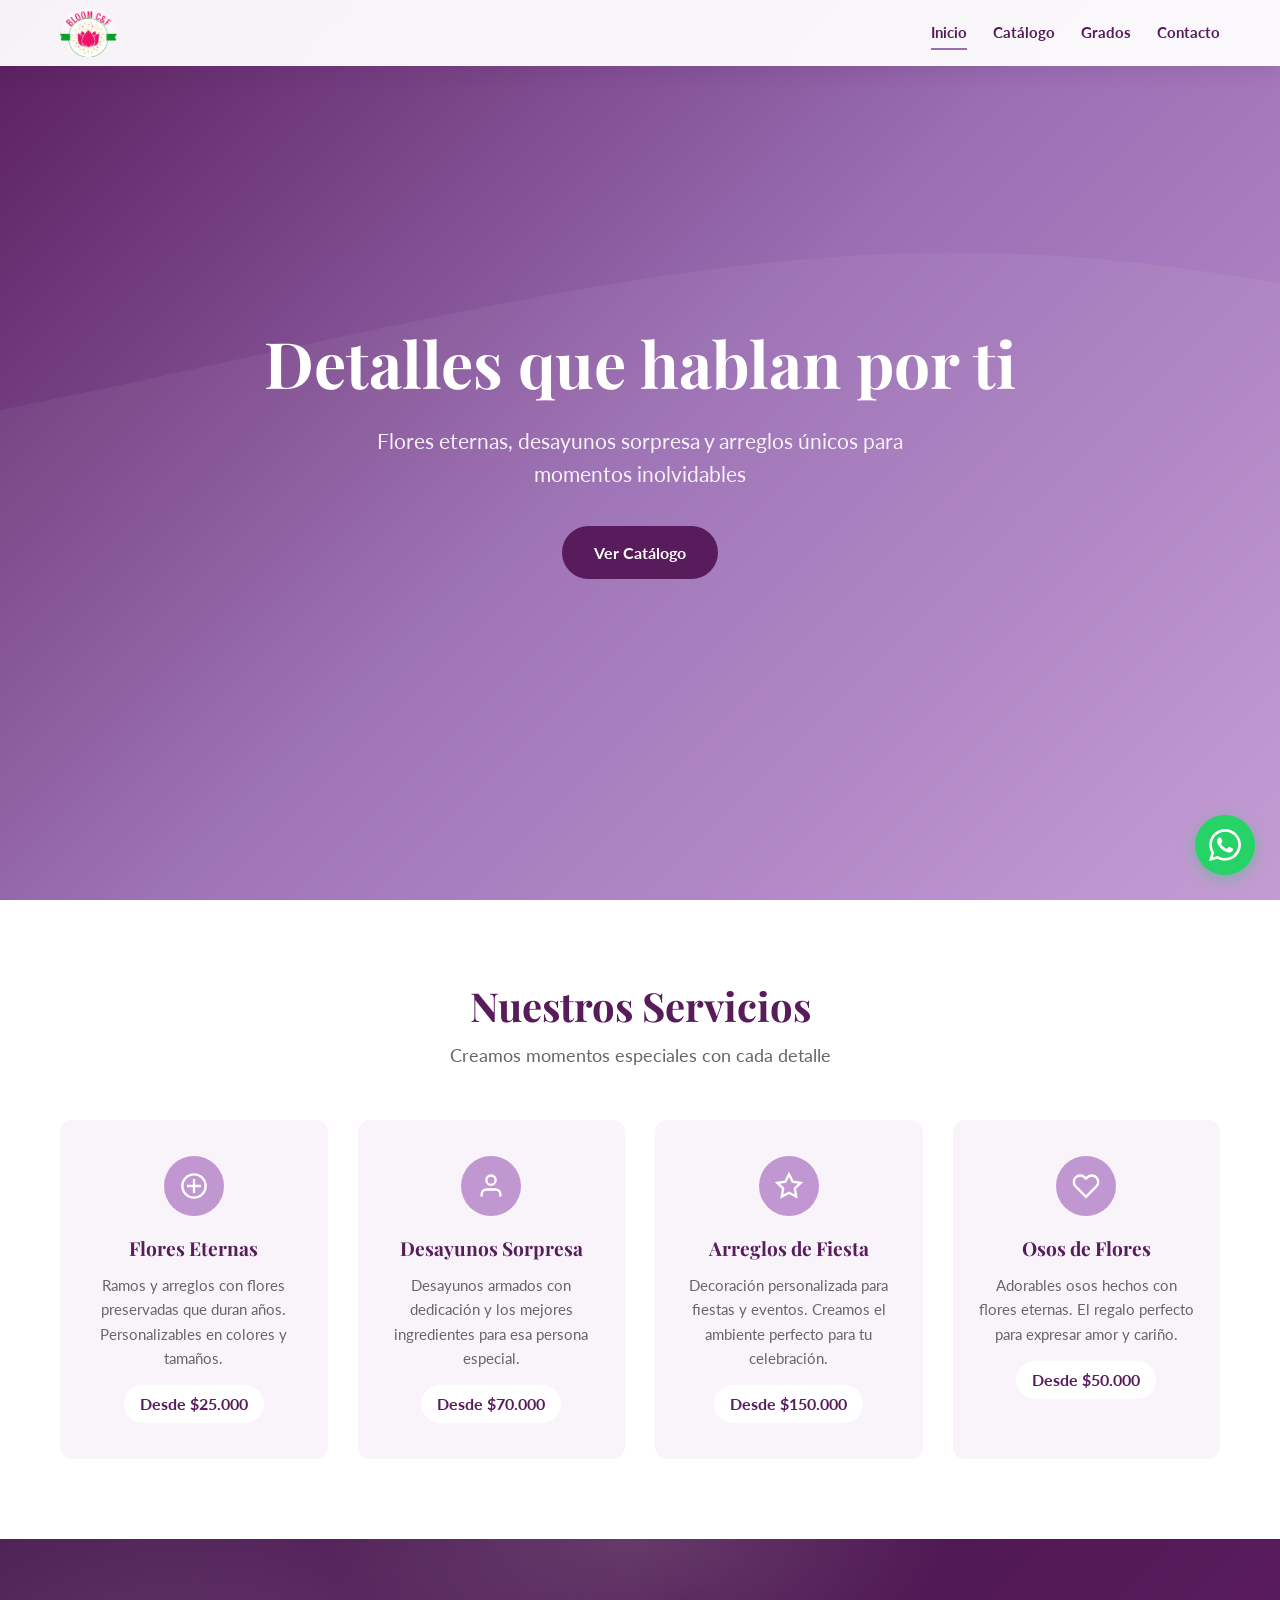
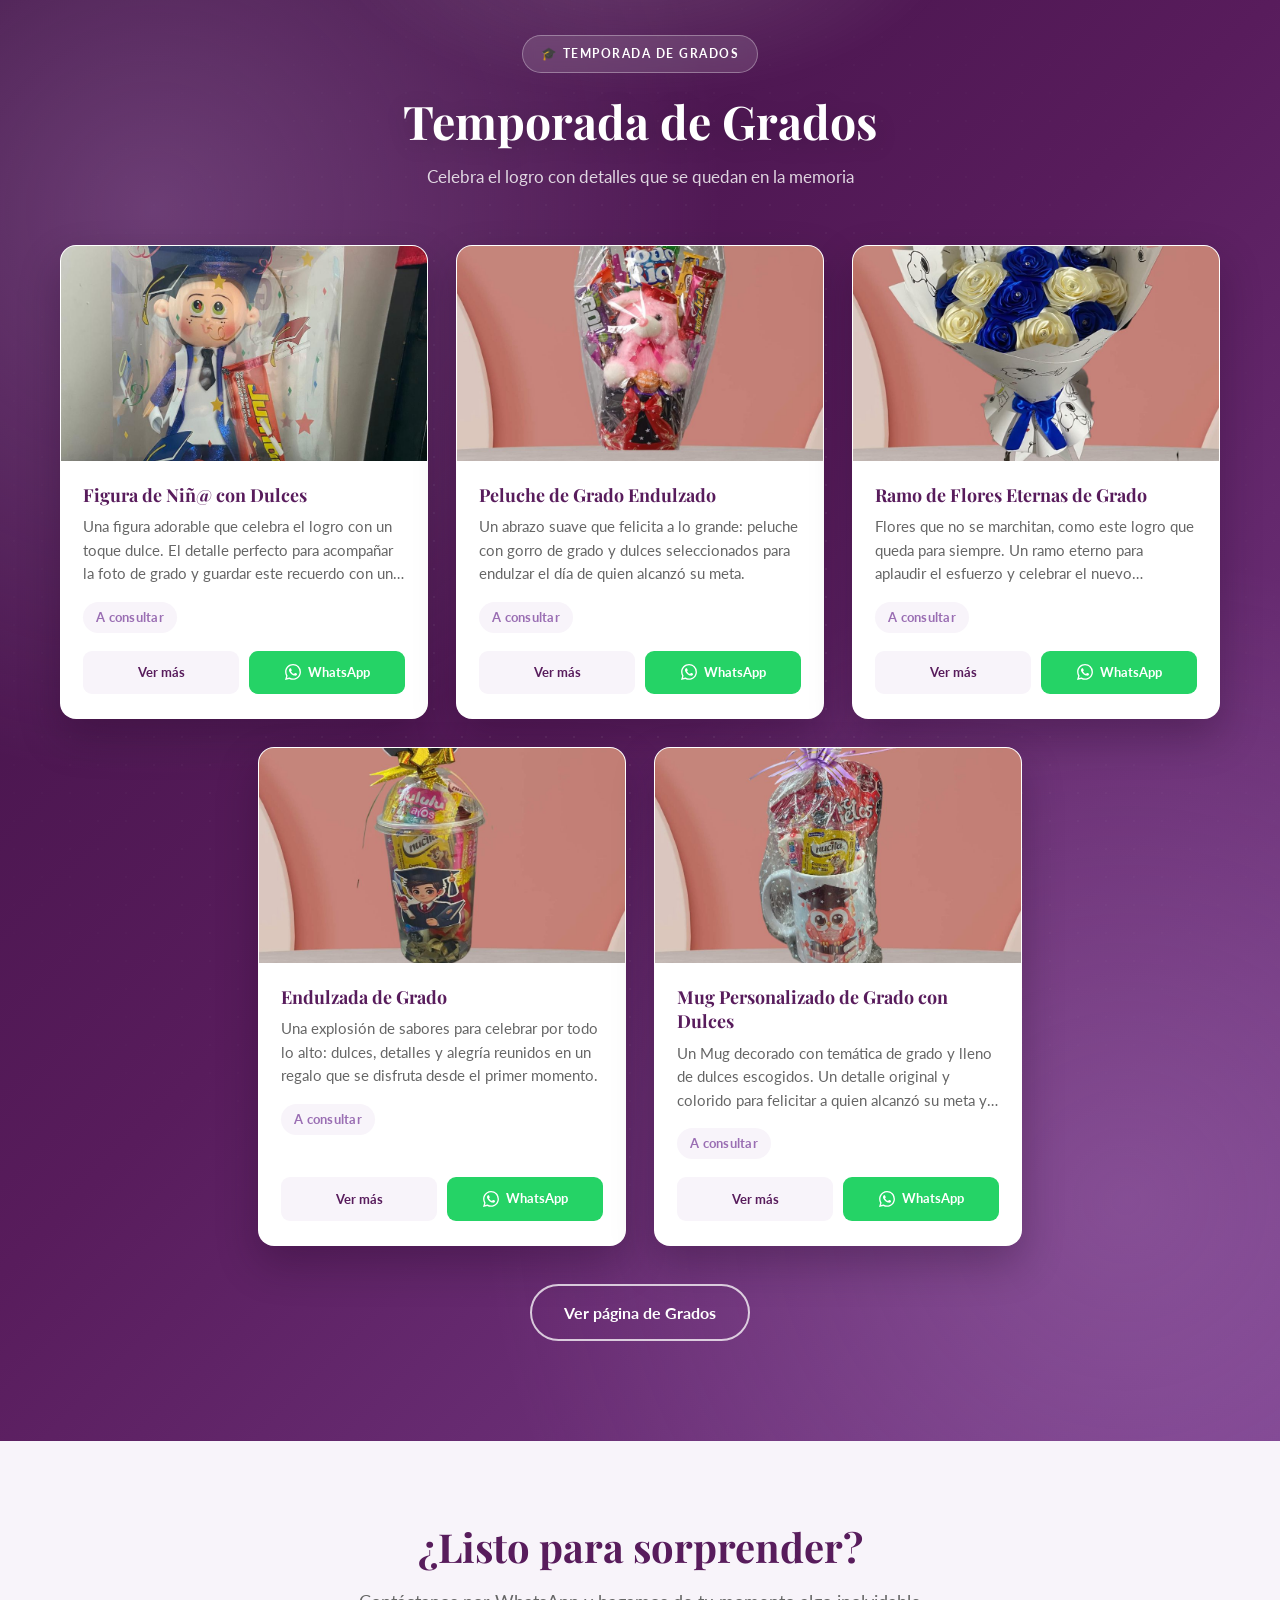
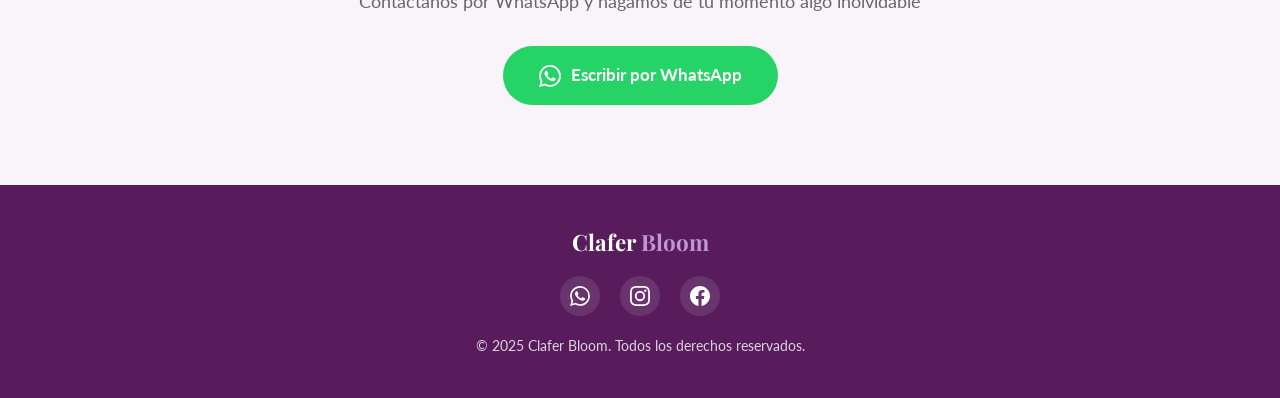
<file: index.html>
<!DOCTYPE html>
<html lang="es">
<head>
  <meta charset="UTF-8">
  <meta name="viewport" content="width=device-width, initial-scale=1.0">
  <title>Clafer Bloom - Flores Eternas y Detalles Especiales</title>
  <meta name="description" content="Clafer Bloom - Ramos de flores eternas, desayunos sorpresa, arreglos de fiesta y detalles únicos para toda ocasión.">
  <link rel="stylesheet" href="css/style.css">
  <link rel="stylesheet" href="css/home.css">
  <link rel="stylesheet" href="css/grados.css">
  <link rel="stylesheet" href="css/grados-modal.css">
</head>
<body>

  <!-- HEADER -->
  <header class="header" id="header">
    <div class="container">
      <a href="index.html" class="header__logo"><img src="./assets/images/logo.png" alt="Clafer Bloom - logo"></a>
      <nav class="header__nav" id="nav">
        <a href="index.html" class="active">Inicio</a>
        <a href="pages/catalogo.html">Catálogo</a>
        <a href="pages/grados.html">Grados</a>
        <a href="pages/contacto.html">Contacto</a>
      </nav>
      <button class="header__hamburger" id="hamburger" aria-label="Menú">
        <span></span>
        <span></span>
        <span></span>
      </button>
    </div>
  </header>

  <!-- HERO PARALLAX -->
  <section class="hero" id="hero">
    <div class="hero__overlay"></div>
    <div class="hero__content">
      <h1 class="hero__title">Detalles que hablan por ti</h1>
      <p class="hero__subtitle">Flores eternas, desayunos sorpresa y arreglos únicos para momentos inolvidables</p>
      <a href="pages/catalogo.html" class="btn btn--primary">Ver Catálogo</a>
    </div>
  </section>

  <!-- SERVICIOS -->
  <section class="services">
    <div class="container">
      <h2 class="section-title reveal">Nuestros Servicios</h2>
      <p class="section-subtitle reveal">Creamos momentos especiales con cada detalle</p>
      <div class="services__grid">
        <div class="service-card reveal delay-1">
          <div class="service-card__icon">
            <svg viewBox="0 0 24 24" fill="none" stroke="currentColor" stroke-width="2">
              <path d="M12 2C6.48 2 2 6.48 2 12s4.48 10 10 10 10-4.48 10-10S17.52 2 12 2z"/>
              <path d="M12 6v12M6 12h12"/>
            </svg>
          </div>
          <h3>Flores Eternas</h3>
          <p>Ramos y arreglos con flores preservadas que duran años. Personalizables en colores y tamaños.</p>
          <span class="service-card__price">Desde $25.000</span>
        </div>
        <div class="service-card reveal delay-2">
          <div class="service-card__icon">
            <svg viewBox="0 0 24 24" fill="none" stroke="currentColor" stroke-width="2">
              <path d="M20 21v-2a4 4 0 00-4-4H8a4 4 0 00-4 4v2"/>
              <circle cx="12" cy="7" r="4"/>
            </svg>
          </div>
          <h3>Desayunos Sorpresa</h3>
          <p>Desayunos armados con dedicación y los mejores ingredientes para esa persona especial.</p>
          <span class="service-card__price">Desde $70.000</span>
        </div>
        <div class="service-card reveal delay-3">
          <div class="service-card__icon">
            <svg viewBox="0 0 24 24" fill="none" stroke="currentColor" stroke-width="2">
              <path d="M12 2l3.09 6.26L22 9.27l-5 4.87 1.18 6.88L12 17.77l-6.18 3.25L7 14.14 2 9.27l6.91-1.01L12 2z"/>
            </svg>
          </div>
          <h3>Arreglos de Fiesta</h3>
          <p>Decoración personalizada para fiestas y eventos. Creamos el ambiente perfecto para tu celebración.</p>
          <span class="service-card__price">Desde $150.000</span>
        </div>
        <div class="service-card reveal delay-4">
          <div class="service-card__icon">
            <svg viewBox="0 0 24 24" fill="none" stroke="currentColor" stroke-width="2">
              <path d="M20.84 4.61a5.5 5.5 0 00-7.78 0L12 5.67l-1.06-1.06a5.5 5.5 0 00-7.78 7.78l1.06 1.06L12 21.23l7.78-7.78 1.06-1.06a5.5 5.5 0 000-7.78z"/>
            </svg>
          </div>
          <h3>Osos de Flores</h3>
          <p>Adorables osos hechos con flores eternas. El regalo perfecto para expresar amor y cariño.</p>
          <span class="service-card__price">Desde $50.000</span>
        </div>
      </div>
    </div>
  </section>

  <!-- TEMPORADA DE GRADOS -->
  <section class="grados" id="grados" aria-labelledby="grados-title">
    <div class="container">
      <div class="grados__header">
        <span class="grados__badge reveal delay-1">🎓 Temporada de grados</span>
        <h2 class="grados__title reveal delay-2" id="grados-title">Temporada de Grados</h2>
        <p class="grados__subtitle reveal delay-3">Celebra el logro con detalles que se quedan en la memoria</p>
      </div>
      <div class="grados__grid" id="grados-grid" data-img-base="">
        <!-- Se llena dinámicamente con JS -->
      </div>
      <div class="grados__more reveal">
        <a href="pages/grados.html" class="btn grados__more-btn">Ver página de Grados</a>
      </div>
    </div>
  </section>

  <!-- CTA WHATSAPP -->
  <section class="cta">
    <div class="container">
      <div class="cta__content reveal-scale">
        <h2>¿Listo para sorprender?</h2>
        <p>Contáctanos por WhatsApp y hagamos de tu momento algo inolvidable</p>
        <a href="https://wa.me/573167460230?text=Hola,%20veo%20que%20les%20interesa%20la%20marca,%20indicame%20que%20producto%20solicit%C3%A1s" class="btn btn--whatsapp" target="_blank" rel="noopener">
          <svg viewBox="0 0 24 24"><path d="M17.472 14.382c-.297-.149-1.758-.867-2.03-.967-.273-.099-.471-.148-.67.15-.197.297-.767.966-.94 1.164-.173.199-.347.223-.644.075-.297-.15-1.255-.463-2.39-1.475-.883-.788-1.48-1.761-1.653-2.059-.173-.297-.018-.458.13-.606.134-.133.298-.347.446-.52.149-.174.198-.298.298-.497.099-.198.05-.371-.025-.52-.075-.149-.669-1.612-.916-2.207-.242-.579-.487-.5-.669-.51-.173-.008-.371-.01-.57-.01-.198 0-.52.074-.792.372-.272.297-1.04 1.016-1.04 2.479 0 1.462 1.065 2.875 1.213 3.074.149.198 2.096 3.2 5.077 4.487.709.306 1.262.489 1.694.625.712.227 1.36.195 1.871.118.571-.085 1.758-.719 2.006-1.413.248-.694.248-1.289.173-1.413-.074-.124-.272-.198-.57-.347m-5.421 7.403h-.004a9.87 9.87 0 01-5.031-1.378l-.361-.214-3.741.982.998-3.648-.235-.374a9.86 9.86 0 01-1.51-5.26c.001-5.45 4.436-9.884 9.888-9.884 2.64 0 5.122 1.03 6.988 2.898a9.825 9.825 0 012.893 6.994c-.003 5.45-4.437 9.884-9.885 9.884m8.413-18.297A11.815 11.815 0 0012.05 0C5.495 0 .16 5.335.157 11.892c0 2.096.547 4.142 1.588 5.945L.057 24l6.305-1.654a11.882 11.882 0 005.683 1.448h.005c6.554 0 11.89-5.335 11.893-11.893a11.821 11.821 0 00-3.48-8.413z"/></svg>
          Escribir por WhatsApp
        </a>
      </div>
    </div>
  </section>

  <!-- FOOTER -->
  <footer class="footer">
    <div class="footer__content">
      <div class="footer__brand">Clafer <span>Bloom</span></div>
      <div class="footer__social">
        <a href="https://wa.me/573167460230" target="_blank" rel="noopener" aria-label="WhatsApp">
          <svg viewBox="0 0 24 24"><path d="M17.472 14.382c-.297-.149-1.758-.867-2.03-.967-.273-.099-.471-.148-.67.15-.197.297-.767.966-.94 1.164-.173.199-.347.223-.644.075-.297-.15-1.255-.463-2.39-1.475-.883-.788-1.48-1.761-1.653-2.059-.173-.297-.018-.458.13-.606.134-.133.298-.347.446-.52.149-.174.198-.298.298-.497.099-.198.05-.371-.025-.52-.075-.149-.669-1.612-.916-2.207-.242-.579-.487-.5-.669-.51-.173-.008-.371-.01-.57-.01-.198 0-.52.074-.792.372-.272.297-1.04 1.016-1.04 2.479 0 1.462 1.065 2.875 1.213 3.074.149.198 2.096 3.2 5.077 4.487.709.306 1.262.489 1.694.625.712.227 1.36.195 1.871.118.571-.085 1.758-.719 2.006-1.413.248-.694.248-1.289.173-1.413-.074-.124-.272-.198-.57-.347m-5.421 7.403h-.004a9.87 9.87 0 01-5.031-1.378l-.361-.214-3.741.982.998-3.648-.235-.374a9.86 9.86 0 01-1.51-5.26c.001-5.45 4.436-9.884 9.888-9.884 2.64 0 5.122 1.03 6.988 2.898a9.825 9.825 0 012.893 6.994c-.003 5.45-4.437 9.884-9.885 9.884m8.413-18.297A11.815 11.815 0 0012.05 0C5.495 0 .16 5.335.157 11.892c0 2.096.547 4.142 1.588 5.945L.057 24l6.305-1.654a11.882 11.882 0 005.683 1.448h.005c6.554 0 11.89-5.335 11.893-11.893a11.821 11.821 0 00-3.48-8.413z"/></svg>
        </a>
        <a href="https://www.instagram.com/detallesclaferbloom?utm_source=ig_web_button_share_sheet&igsi=ZDNlZDc0MzIxNw==" aria-label="Instagram">
          <svg viewBox="0 0 24 24"><path d="M12 2.163c3.204 0 3.584.012 4.85.07 3.252.148 4.771 1.691 4.919 4.919.058 1.265.069 1.645.069 4.849 0 3.205-.012 3.584-.069 4.849-.149 3.225-1.664 4.771-4.919 4.919-1.266.058-1.644.07-4.85.07-3.204 0-3.584-.012-4.849-.07-3.26-.149-4.771-1.699-4.919-4.92-.058-1.265-.07-1.644-.07-4.849 0-3.204.013-3.583.07-4.849.149-3.227 1.664-4.771 4.919-4.919 1.266-.057 1.645-.069 4.849-.069zM12 0C8.741 0 8.333.014 7.053.072 2.695.272.273 2.69.073 7.052.014 8.333 0 8.741 0 12c0 3.259.014 3.668.072 4.948.2 4.358 2.618 6.78 6.98 6.98C8.333 23.986 8.741 24 12 24c3.259 0 3.668-.014 4.948-.072 4.354-.2 6.782-2.618 6.979-6.98.059-1.28.073-1.689.073-4.948 0-3.259-.014-3.667-.072-4.947-.196-4.354-2.617-6.78-6.979-6.98C15.668.014 15.259 0 12 0zm0 5.838a6.162 6.162 0 100 12.324 6.162 6.162 0 000-12.324zM12 16a4 4 0 110-8 4 4 0 010 8zm6.406-11.845a1.44 1.44 0 100 2.881 1.44 1.44 0 000-2.881z"/></svg>
        </a>
        <a href="#" aria-label="Facebook">
          <svg viewBox="0 0 24 24"><path d="M24 12.073c0-6.627-5.373-12-12-12s-12 5.373-12 12c0 5.99 4.388 10.954 10.125 11.854v-8.385H7.078v-3.47h3.047V9.43c0-3.007 1.792-4.669 4.533-4.669 1.312 0 2.686.235 2.686.235v2.953H15.83c-1.491 0-1.956.925-1.956 1.874v2.25h3.328l-.532 3.47h-2.796v8.385C19.612 23.027 24 18.062 24 12.073z"/></svg>
        </a>
      </div>
      <p class="footer__copy">&copy; 2025 Clafer Bloom. Todos los derechos reservados.</p>
    </div>
  </footer>

  <!-- BOTON WHATSAPP FLOTANTE -->
  <a href="https://wa.me/573167460230?text=Hola,%20veo%20que%20les%20interesa%20la%20marca,%20indicame%20que%20producto%20solicit%C3%A1s" class="whatsapp-float" target="_blank" rel="noopener" aria-label="WhatsApp">
    <svg viewBox="0 0 24 24"><path d="M17.472 14.382c-.297-.149-1.758-.867-2.03-.967-.273-.099-.471-.148-.67.15-.197.297-.767.966-.94 1.164-.173.199-.347.223-.644.075-.297-.15-1.255-.463-2.39-1.475-.883-.788-1.48-1.761-1.653-2.059-.173-.297-.018-.458.13-.606.134-.133.298-.347.446-.52.149-.174.198-.298.298-.497.099-.198.05-.371-.025-.52-.075-.149-.669-1.612-.916-2.207-.242-.579-.487-.5-.669-.51-.173-.008-.371-.01-.57-.01-.198 0-.52.074-.792.372-.272.297-1.04 1.016-1.04 2.479 0 1.462 1.065 2.875 1.213 3.074.149.198 2.096 3.2 5.077 4.487.709.306 1.262.489 1.694.625.712.227 1.36.195 1.871.118.571-.085 1.758-.719 2.006-1.413.248-.694.248-1.289.173-1.413-.074-.124-.272-.198-.57-.347m-5.421 7.403h-.004a9.87 9.87 0 01-5.031-1.378l-.361-.214-3.741.982.998-3.648-.235-.374a9.86 9.86 0 01-1.51-5.26c.001-5.45 4.436-9.884 9.888-9.884 2.64 0 5.122 1.03 6.988 2.898a9.825 9.825 0 012.893 6.994c-.003 5.45-4.437 9.884-9.885 9.884m8.413-18.297A11.815 11.815 0 0012.05 0C5.495 0 .16 5.335.157 11.892c0 2.096.547 4.142 1.588 5.945L.057 24l6.305-1.654a11.882 11.882 0 005.683 1.448h.005c6.554 0 11.89-5.335 11.893-11.893a11.821 11.821 0 00-3.48-8.413z"/></svg>
  </a>

  <script src="js/main.js"></script>
  <script src="js/grados-data.js"></script>
  <script src="js/grados-render.js"></script>
  <script src="js/grados-modal.js"></script>
  <script src="js/grados.js"></script>
</body>
</html>
</file>
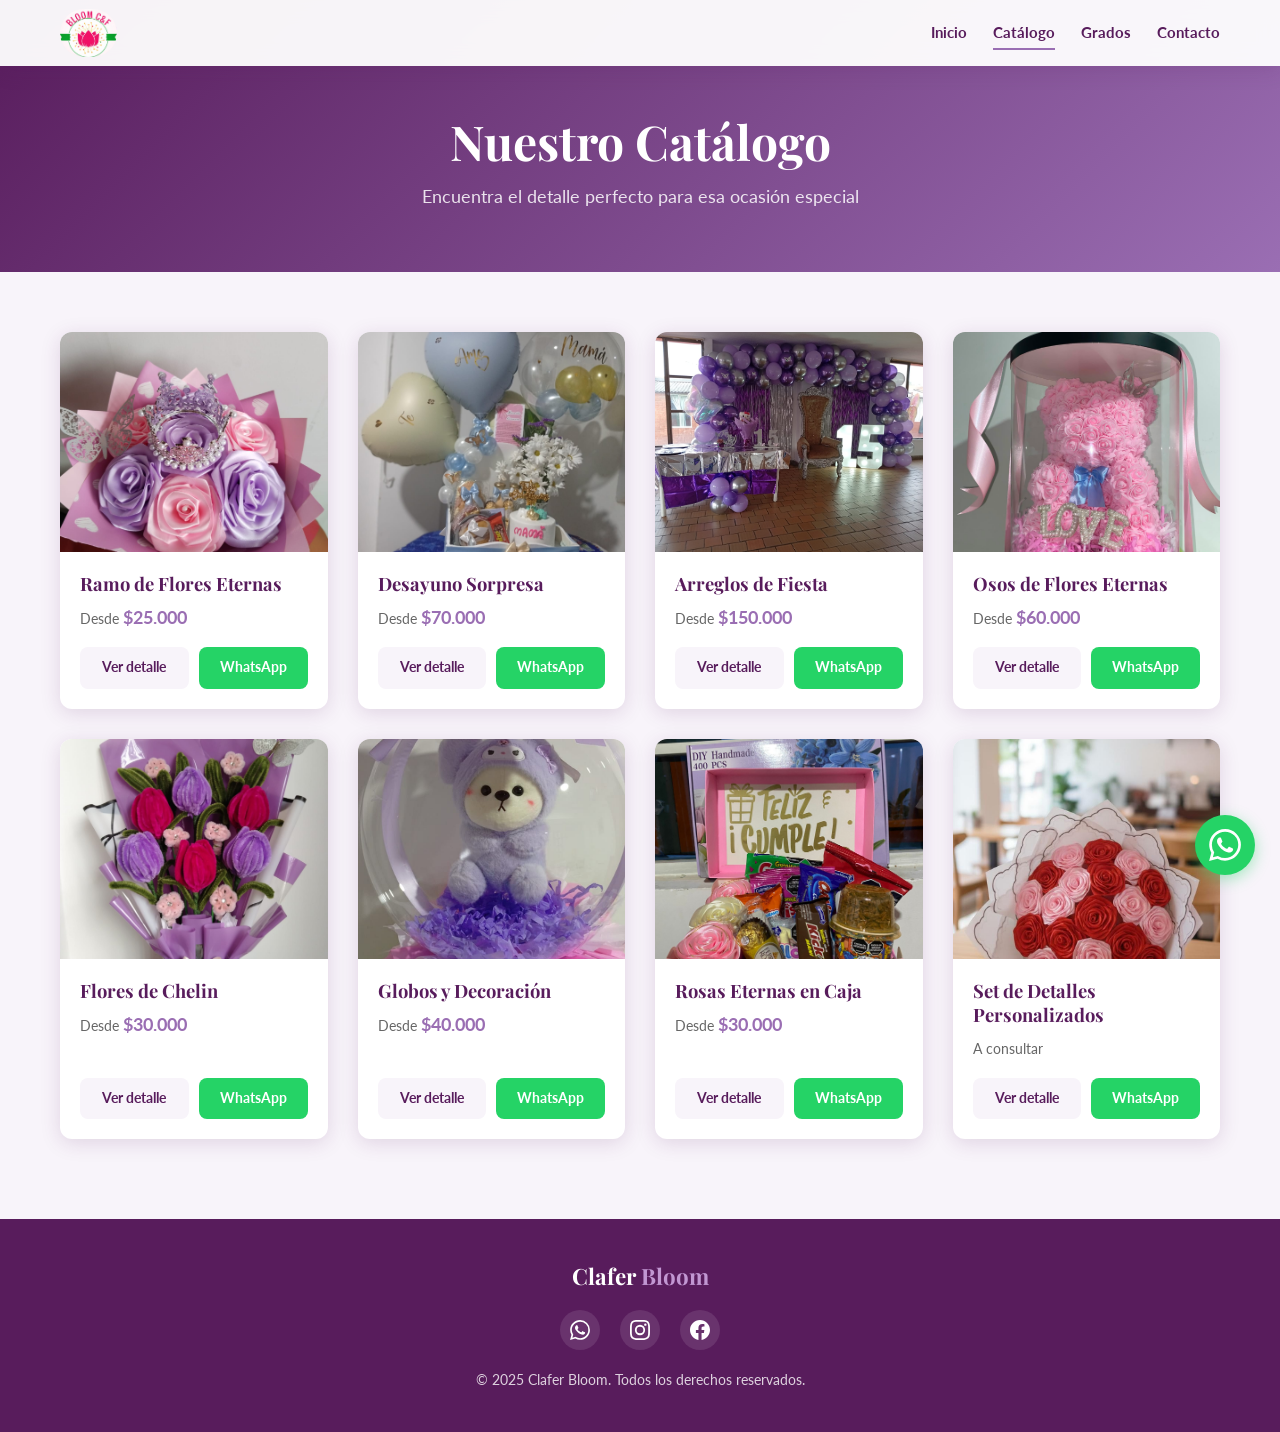
<file: pages/catalogo.html>
<!DOCTYPE html>
<html lang="es">
<head>
  <meta charset="UTF-8">
  <meta name="viewport" content="width=device-width, initial-scale=1.0">
  <title>Catálogo - Clafer Bloom</title>
  <meta name="description" content="Explora nuestro catálogo de flores eternas, desayunos sorpresa, arreglos y más.">
  <link rel="stylesheet" href="../css/style.css">
  <link rel="stylesheet" href="../css/page-header.css">
  <link rel="stylesheet" href="../css/catalogo.css">
</head>
<body>

  <!-- HEADER -->
  <header class="header" id="header">
    <div class="container">
      <a href="../index.html" class="header__logo"><img src="../assets/images/logo.png" alt="Clafer Bloom - logo"></a>
      <nav class="header__nav" id="nav">
        <a href="../index.html">Inicio</a>
        <a href="catalogo.html" class="active">Catálogo</a>
        <a href="grados.html">Grados</a>
        <a href="contacto.html">Contacto</a>
      </nav>
      <button class="header__hamburger" id="hamburger" aria-label="Menú">
        <span></span>
        <span></span>
        <span></span>
      </button>
    </div>
  </header>

  <!-- PAGE HEADER -->
  <section class="page-header">
    <div class="container">
      <h1 class="page-header__title reveal">Nuestro Catálogo</h1>
      <p class="page-header__subtitle reveal">Encuentra el detalle perfecto para esa ocasión especial</p>
    </div>
  </section>

  <!-- CATÁLOGO GRID -->
  <section class="catalogo">
    <div class="container">
      <div class="catalogo__grid" id="catalogo-grid">
        <!-- Se llena dinámicamente con JS -->
      </div>
    </div>
  </section>

  <!-- FOOTER -->
  <footer class="footer">
    <div class="footer__content">
      <div class="footer__brand">Clafer <span>Bloom</span></div>
      <div class="footer__social">
        <a href="https://wa.me/573167460230" target="_blank" rel="noopener" aria-label="WhatsApp">
          <svg viewBox="0 0 24 24"><path d="M17.472 14.382c-.297-.149-1.758-.867-2.03-.967-.273-.099-.471-.148-.67.15-.197.297-.767.966-.94 1.164-.173.199-.347.223-.644.075-.297-.15-1.255-.463-2.39-1.475-.883-.788-1.48-1.761-1.653-2.059-.173-.297-.018-.458.13-.606.134-.133.298-.347.446-.52.149-.174.198-.298.298-.497.099-.198.05-.371-.025-.52-.075-.149-.669-1.612-.916-2.207-.242-.579-.487-.5-.669-.51-.173-.008-.371-.01-.57-.01-.198 0-.52.074-.792.372-.272.297-1.04 1.016-1.04 2.479 0 1.462 1.065 2.875 1.213 3.074.149.198 2.096 3.2 5.077 4.487.709.306 1.262.489 1.694.625.712.227 1.36.195 1.871.118.571-.085 1.758-.719 2.006-1.413.248-.694.248-1.289.173-1.413-.074-.124-.272-.198-.57-.347m-5.421 7.403h-.004a9.87 9.87 0 01-5.031-1.378l-.361-.214-3.741.982.998-3.648-.235-.374a9.86 9.86 0 01-1.51-5.26c.001-5.45 4.436-9.884 9.888-9.884 2.64 0 5.122 1.03 6.988 2.898a9.825 9.825 0 012.893 6.994c-.003 5.45-4.437 9.884-9.885 9.884m8.413-18.297A11.815 11.815 0 0012.05 0C5.495 0 .16 5.335.157 11.892c0 2.096.547 4.142 1.588 5.945L.057 24l6.305-1.654a11.882 11.882 0 005.683 1.448h.005c6.554 0 11.89-5.335 11.893-11.893a11.821 11.821 0 00-3.48-8.413z"/></svg>
        </a>
        <a href="https://www.instagram.com/detallesclaferbloom?utm_source=ig_web_button_share_sheet&igsi=ZDNlZDc0MzIxNw==" aria-label="Instagram">
          <svg viewBox="0 0 24 24"><path d="M12 2.163c3.204 0 3.584.012 4.85.07 3.252.148 4.771 1.691 4.919 4.919.058 1.265.069 1.645.069 4.849 0 3.205-.012 3.584-.069 4.849-.149 3.225-1.664 4.771-4.919 4.919-1.266.058-1.644.07-4.85.07-3.204 0-3.584-.012-4.849-.07-3.26-.149-4.771-1.699-4.919-4.92-.058-1.265-.07-1.644-.07-4.849 0-3.204.013-3.583.07-4.849.149-3.227 1.664-4.771 4.919-4.919 1.266-.057 1.645-.069 4.849-.069zM12 0C8.741 0 8.333.014 7.053.072 2.695.272.273 2.69.073 7.052.014 8.333 0 8.741 0 12c0 3.259.014 3.668.072 4.948.2 4.358 2.618 6.78 6.98 6.98C8.333 23.986 8.741 24 12 24c3.259 0 3.668-.014 4.948-.072 4.354-.2 6.782-2.618 6.979-6.98.059-1.28.073-1.689.073-4.948 0-3.259-.014-3.667-.072-4.947-.196-4.354-2.617-6.78-6.979-6.98C15.668.014 15.259 0 12 0zm0 5.838a6.162 6.162 0 100 12.324 6.162 6.162 0 000-12.324zM12 16a4 4 0 110-8 4 4 0 010 8zm6.406-11.845a1.44 1.44 0 100 2.881 1.44 1.44 0 000-2.881z"/></svg>
        </a>
        <a href="#" aria-label="Facebook">
          <svg viewBox="0 0 24 24"><path d="M24 12.073c0-6.627-5.373-12-12-12s-12 5.373-12 12c0 5.99 4.388 10.954 10.125 11.854v-8.385H7.078v-3.47h3.047V9.43c0-3.007 1.792-4.669 4.533-4.669 1.312 0 2.686.235 2.686.235v2.953H15.83c-1.491 0-1.956.925-1.956 1.874v2.25h3.328l-.532 3.47h-2.796v8.385C19.612 23.027 24 18.062 24 12.073z"/></svg>
        </a>
      </div>
      <p class="footer__copy">&copy; 2025 Clafer Bloom. Todos los derechos reservados.</p>
    </div>
  </footer>

  <!-- BOTON WHATSAPP FLOTANTE -->
  <a href="https://wa.me/573167460230?text=Hola,%20veo%20que%20les%20interesa%20la%20marca,%20indicame%20que%20producto%20solicit%C3%A1s" class="whatsapp-float" target="_blank" rel="noopener" aria-label="WhatsApp">
    <svg viewBox="0 0 24 24"><path d="M17.472 14.382c-.297-.149-1.758-.867-2.03-.967-.273-.099-.471-.148-.67.15-.197.297-.767.966-.94 1.164-.173.199-.347.223-.644.075-.297-.15-1.255-.463-2.39-1.475-.883-.788-1.48-1.761-1.653-2.059-.173-.297-.018-.458.13-.606.134-.133.298-.347.446-.52.149-.174.198-.298.298-.497.099-.198.05-.371-.025-.52-.075-.149-.669-1.612-.916-2.207-.242-.579-.487-.5-.669-.51-.173-.008-.371-.01-.57-.01-.198 0-.52.074-.792.372-.272.297-1.04 1.016-1.04 2.479 0 1.462 1.065 2.875 1.213 3.074.149.198 2.096 3.2 5.077 4.487.709.306 1.262.489 1.694.625.712.227 1.36.195 1.871.118.571-.085 1.758-.719 2.006-1.413.248-.694.248-1.289.173-1.413-.074-.124-.272-.198-.57-.347m-5.421 7.403h-.004a9.87 9.87 0 01-5.031-1.378l-.361-.214-3.741.982.998-3.648-.235-.374a9.86 9.86 0 01-1.51-5.26c.001-5.45 4.436-9.884 9.888-9.884 2.64 0 5.122 1.03 6.988 2.898a9.825 9.825 0 012.893 6.994c-.003 5.45-4.437 9.884-9.885 9.884m8.413-18.297A11.815 11.815 0 0012.05 0C5.495 0 .16 5.335.157 11.892c0 2.096.547 4.142 1.588 5.945L.057 24l6.305-1.654a11.882 11.882 0 005.683 1.448h.005c6.554 0 11.89-5.335 11.893-11.893a11.821 11.821 0 00-3.48-8.413z"/></svg>
  </a>

  <script src="../js/main.js"></script>
  <script src="../js/productos-data.js"></script>
  <script src="../js/catalogo.js"></script>
</body>
</html>
</file>
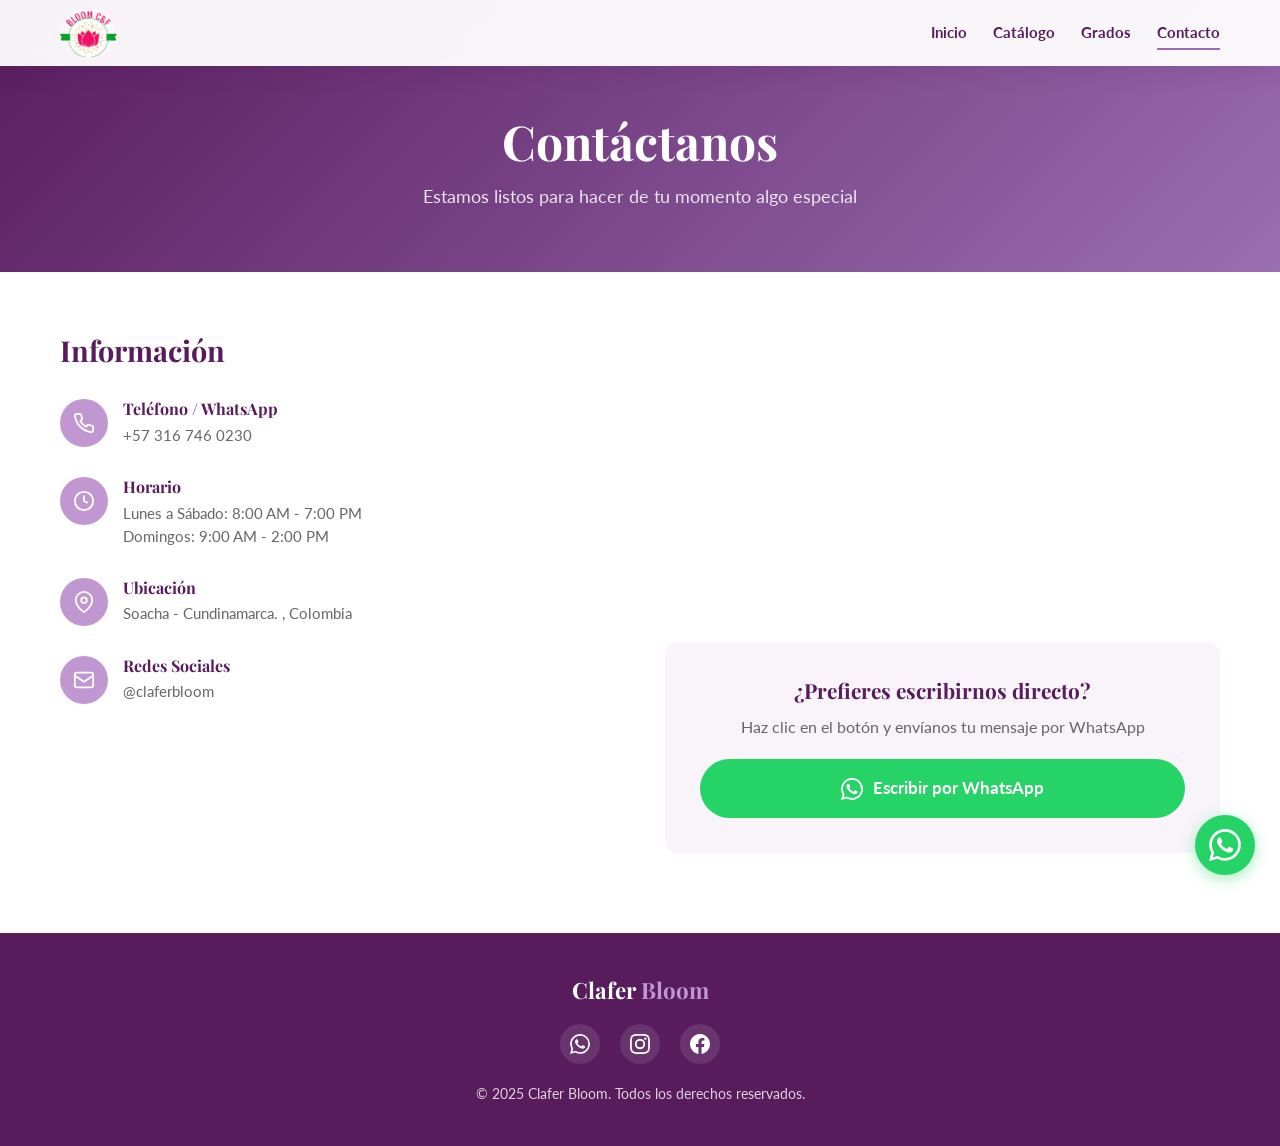
<file: pages/contacto.html>
<!DOCTYPE html>
<html lang="es">
<head>
  <meta charset="UTF-8">
  <meta name="viewport" content="width=device-width, initial-scale=1.0">
  <title>Contacto - Clafer Bloom</title>
  <meta name="description" content="Contáctanos por WhatsApp o visítanos. Clafer Bloom - Flores eternas y detalles especiales.">
  <link rel="stylesheet" href="../css/style.css">
  <link rel="stylesheet" href="../css/page-header.css">
  <link rel="stylesheet" href="../css/contacto.css">
</head>
<body>

  <!-- HEADER -->
  <header class="header" id="header">
    <div class="container">
      <a href="../index.html" class="header__logo"><img src="../assets/images/logo.png" alt="Clafer Bloom - logo"></a>
      <nav class="header__nav" id="nav">
        <a href="../index.html">Inicio</a>
        <a href="catalogo.html">Catálogo</a>
        <a href="grados.html">Grados</a>
        <a href="contacto.html" class="active">Contacto</a>
      </nav>
      <button class="header__hamburger" id="hamburger" aria-label="Menú">
        <span></span>
        <span></span>
        <span></span>
      </button>
    </div>
  </header>

  <!-- PAGE HEADER -->
  <section class="page-header">
    <div class="container">
      <h1 class="page-header__title reveal">Contáctanos</h1>
      <p class="page-header__subtitle reveal">Estamos listos para hacer de tu momento algo especial</p>
    </div>
  </section>

  <!-- CONTACTO -->
  <section class="contacto">
    <div class="container">
      <div class="contacto__grid">

        <!-- INFO -->
        <div class="contacto__info reveal-left">
          <h2>Información</h2>

          <div class="contacto__item">
            <div class="contacto__item-icon">
              <svg viewBox="0 0 24 24" fill="none" stroke="currentColor" stroke-width="2"><path d="M22 16.92v3a2 2 0 01-2.18 2 19.79 19.79 0 01-8.63-3.07 19.5 19.5 0 01-6-6 19.79 19.79 0 01-3.07-8.67A2 2 0 014.11 2h3a2 2 0 012 1.72 12.84 12.84 0 00.7 2.81 2 2 0 01-.45 2.11L8.09 9.91a16 16 0 006 6l1.27-1.27a2 2 0 012.11-.45 12.84 12.84 0 002.81.7A2 2 0 0122 16.92z"/></svg>
            </div>
            <div>
              <h3>Teléfono / WhatsApp</h3>
              <p>+57 316 746 0230</p>
            </div>
          </div>

          <div class="contacto__item">
            <div class="contacto__item-icon">
              <svg viewBox="0 0 24 24" fill="none" stroke="currentColor" stroke-width="2"><circle cx="12" cy="12" r="10"/><polyline points="12 6 12 12 16 14"/></svg>
            </div>
            <div>
              <h3>Horario</h3>
              <p>Lunes a Sábado: 8:00 AM - 7:00 PM</p>
              <p>Domingos: 9:00 AM - 2:00 PM</p>
            </div>
          </div>

          <div class="contacto__item">
            <div class="contacto__item-icon">
              <svg viewBox="0 0 24 24" fill="none" stroke="currentColor" stroke-width="2"><path d="M21 10c0 7-9 13-9 13s-9-6-9-13a9 9 0 0118 0z"/><circle cx="12" cy="10" r="3"/></svg>
            </div>
            <div>
              <h3>Ubicación</h3>
              <p>Soacha - Cundinamarca. , Colombia</p>
            </div>
          </div>

          <div class="contacto__item">
            <div class="contacto__item-icon">
              <svg viewBox="0 0 24 24" fill="none" stroke="currentColor" stroke-width="2"><rect x="2" y="4" width="20" height="16" rx="2"/><path d="M22 7l-10 7L2 7"/></svg>
            </div>
            <div>
              <h3>Redes Sociales</h3>
              <p>@claferbloom</p>
            </div>
          </div>
        </div>

        <!-- MAPA + CTA -->
        <div class="contacto__mapa reveal-right">
          <div class="contacto__mapa-placeholder contacto__mapa-placeholder--map">
            <iframe class="contacto__mapa-frame" src="https://www.google.com/maps/embed?pb=!4v1793643237845!6m8!1m7!1sAxYaPatEwos-dd1Aqh0xDg!2m2!1d4.584879020903156!2d-74.19081862021524!3f111.50093296595577!4f-10.77707955504556!5f0.7820865974627469" title="Ubicación de Clafer Bloom en Soacha, Cundinamarca" allowfullscreen="" loading="lazy" referrerpolicy="strict-origin-when-cross-origin"></iframe>
          </div>

          <div class="contacto__cta">
            <h3>¿Prefieres escribirnos directo?</h3>
            <p>Haz clic en el botón y envíanos tu mensaje por WhatsApp</p>
            <a href="https://wa.me/573167460230?text=Hola,%20veo%20que%20les%20interesa%20la%20marca,%20indicame%20que%20producto%20solicit%C3%A1s" class="btn btn--whatsapp" target="_blank" rel="noopener">
              <svg viewBox="0 0 24 24"><path d="M17.472 14.382c-.297-.149-1.758-.867-2.03-.967-.273-.099-.471-.148-.67.15-.197.297-.767.966-.94 1.164-.173.199-.347.223-.644.075-.297-.15-1.255-.463-2.39-1.475-.883-.788-1.48-1.761-1.653-2.059-.173-.297-.018-.458.13-.606.134-.133.298-.347.446-.52.149-.174.198-.298.298-.497.099-.198.05-.371-.025-.52-.075-.149-.669-1.612-.916-2.207-.242-.579-.487-.5-.669-.51-.173-.008-.371-.01-.57-.01-.198 0-.52.074-.792.372-.272.297-1.04 1.016-1.04 2.479 0 1.462 1.065 2.875 1.213 3.074.149.198 2.096 3.2 5.077 4.487.709.306 1.262.489 1.694.625.712.227 1.36.195 1.871.118.571-.085 1.758-.719 2.006-1.413.248-.694.248-1.289.173-1.413-.074-.124-.272-.198-.57-.347m-5.421 7.403h-.004a9.87 9.87 0 01-5.031-1.378l-.361-.214-3.741.982.998-3.648-.235-.374a9.86 9.86 0 01-1.51-5.26c.001-5.45 4.436-9.884 9.888-9.884 2.64 0 5.122 1.03 6.988 2.898a9.825 9.825 0 012.893 6.994c-.003 5.45-4.437 9.884-9.885 9.884m8.413-18.297A11.815 11.815 0 0012.05 0C5.495 0 .16 5.335.157 11.892c0 2.096.547 4.142 1.588 5.945L.057 24l6.305-1.654a11.882 11.882 0 005.683 1.448h.005c6.554 0 11.89-5.335 11.893-11.893a11.821 11.821 0 00-3.48-8.413z"/></svg>
              Escribir por WhatsApp
            </a>
          </div>
        </div>

      </div>
    </div>
  </section>

  <!-- FOOTER -->
  <footer class="footer">
    <div class="footer__content">
      <div class="footer__brand">Clafer <span>Bloom</span></div>
      <div class="footer__social">
        <a href="https://wa.me/573167460230" target="_blank" rel="noopener" aria-label="WhatsApp">
          <svg viewBox="0 0 24 24"><path d="M17.472 14.382c-.297-.149-1.758-.867-2.03-.967-.273-.099-.471-.148-.67.15-.197.297-.767.966-.94 1.164-.173.199-.347.223-.644.075-.297-.15-1.255-.463-2.39-1.475-.883-.788-1.48-1.761-1.653-2.059-.173-.297-.018-.458.13-.606.134-.133.298-.347.446-.52.149-.174.198-.298.298-.497.099-.198.05-.371-.025-.52-.075-.149-.669-1.612-.916-2.207-.242-.579-.487-.5-.669-.51-.173-.008-.371-.01-.57-.01-.198 0-.52.074-.792.372-.272.297-1.04 1.016-1.04 2.479 0 1.462 1.065 2.875 1.213 3.074.149.198 2.096 3.2 5.077 4.487.709.306 1.262.489 1.694.625.712.227 1.36.195 1.871.118.571-.085 1.758-.719 2.006-1.413.248-.694.248-1.289.173-1.413-.074-.124-.272-.198-.57-.347m-5.421 7.403h-.004a9.87 9.87 0 01-5.031-1.378l-.361-.214-3.741.982.998-3.648-.235-.374a9.86 9.86 0 01-1.51-5.26c.001-5.45 4.436-9.884 9.888-9.884 2.64 0 5.122 1.03 6.988 2.898a9.825 9.825 0 012.893 6.994c-.003 5.45-4.437 9.884-9.885 9.884m8.413-18.297A11.815 11.815 0 0012.05 0C5.495 0 .16 5.335.157 11.892c0 2.096.547 4.142 1.588 5.945L.057 24l6.305-1.654a11.882 11.882 0 005.683 1.448h.005c6.554 0 11.89-5.335 11.893-11.893a11.821 11.821 0 00-3.48-8.413z"/></svg>
        </a>
        <a href="https://www.instagram.com/detallesclaferbloom?utm_source=ig_web_button_share_sheet&igsi=ZDNlZDc0MzIxNw==" aria-label="Instagram">
          <svg viewBox="0 0 24 24"><path d="M12 2.163c3.204 0 3.584.012 4.85.07 3.252.148 4.771 1.691 4.919 4.919.058 1.265.069 1.645.069 4.849 0 3.205-.012 3.584-.069 4.849-.149 3.225-1.664 4.771-4.919 4.919-1.266.058-1.644.07-4.85.07-3.204 0-3.584-.012-4.849-.07-3.26-.149-4.771-1.699-4.919-4.92-.058-1.265-.07-1.644-.07-4.849 0-3.204.013-3.583.07-4.849.149-3.227 1.664-4.771 4.919-4.919 1.266-.057 1.645-.069 4.849-.069zM12 0C8.741 0 8.333.014 7.053.072 2.695.272.273 2.69.073 7.052.014 8.333 0 8.741 0 12c0 3.259.014 3.668.072 4.948.2 4.358 2.618 6.78 6.98 6.98C8.333 23.986 8.741 24 12 24c3.259 0 3.668-.014 4.948-.072 4.354-.2 6.782-2.618 6.979-6.98.059-1.28.073-1.689.073-4.948 0-3.259-.014-3.667-.072-4.947-.196-4.354-2.617-6.78-6.979-6.98C15.668.014 15.259 0 12 0zm0 5.838a6.162 6.162 0 100 12.324 6.162 6.162 0 000-12.324zM12 16a4 4 0 110-8 4 4 0 010 8zm6.406-11.845a1.44 1.44 0 100 2.881 1.44 1.44 0 000-2.881z"/></svg>
        </a>
        <a href="#" aria-label="Facebook">
          <svg viewBox="0 0 24 24"><path d="M24 12.073c0-6.627-5.373-12-12-12s-12 5.373-12 12c0 5.99 4.388 10.954 10.125 11.854v-8.385H7.078v-3.47h3.047V9.43c0-3.007 1.792-4.669 4.533-4.669 1.312 0 2.686.235 2.686.235v2.953H15.83c-1.491 0-1.956.925-1.956 1.874v2.25h3.328l-.532 3.47h-2.796v8.385C19.612 23.027 24 18.062 24 12.073z"/></svg>
        </a>
      </div>
      <p class="footer__copy">&copy; 2025 Clafer Bloom. Todos los derechos reservados.</p>
    </div>
  </footer>

  <!-- BOTON WHATSAPP FLOTANTE -->
  <a href="https://wa.me/573167460230?text=Hola,%20veo%20que%20les%20interesa%20la%20marca,%20indicame%20que%20producto%20solicit%C3%A1s" class="whatsapp-float" target="_blank" rel="noopener" aria-label="WhatsApp">
    <svg viewBox="0 0 24 24"><path d="M17.472 14.382c-.297-.149-1.758-.867-2.03-.967-.273-.099-.471-.148-.67.15-.197.297-.767.966-.94 1.164-.173.199-.347.223-.644.075-.297-.15-1.255-.463-2.39-1.475-.883-.788-1.48-1.761-1.653-2.059-.173-.297-.018-.458.13-.606.134-.133.298-.347.446-.52.149-.174.198-.298.298-.497.099-.198.05-.371-.025-.52-.075-.149-.669-1.612-.916-2.207-.242-.579-.487-.5-.669-.51-.173-.008-.371-.01-.57-.01-.198 0-.52.074-.792.372-.272.297-1.04 1.016-1.04 2.479 0 1.462 1.065 2.875 1.213 3.074.149.198 2.096 3.2 5.077 4.487.709.306 1.262.489 1.694.625.712.227 1.36.195 1.871.118.571-.085 1.758-.719 2.006-1.413.248-.694.248-1.289.173-1.413-.074-.124-.272-.198-.57-.347m-5.421 7.403h-.004a9.87 9.87 0 01-5.031-1.378l-.361-.214-3.741.982.998-3.648-.235-.374a9.86 9.86 0 01-1.51-5.26c.001-5.45 4.436-9.884 9.888-9.884 2.64 0 5.122 1.03 6.988 2.898a9.825 9.825 0 012.893 6.994c-.003 5.45-4.437 9.884-9.885 9.884m8.413-18.297A11.815 11.815 0 0012.05 0C5.495 0 .16 5.335.157 11.892c0 2.096.547 4.142 1.588 5.945L.057 24l6.305-1.654a11.882 11.882 0 005.683 1.448h.005c6.554 0 11.89-5.335 11.893-11.893a11.821 11.821 0 00-3.48-8.413z"/></svg>
  </a>

  <script src="../js/main.js"></script>
</body>
</html>
</file>
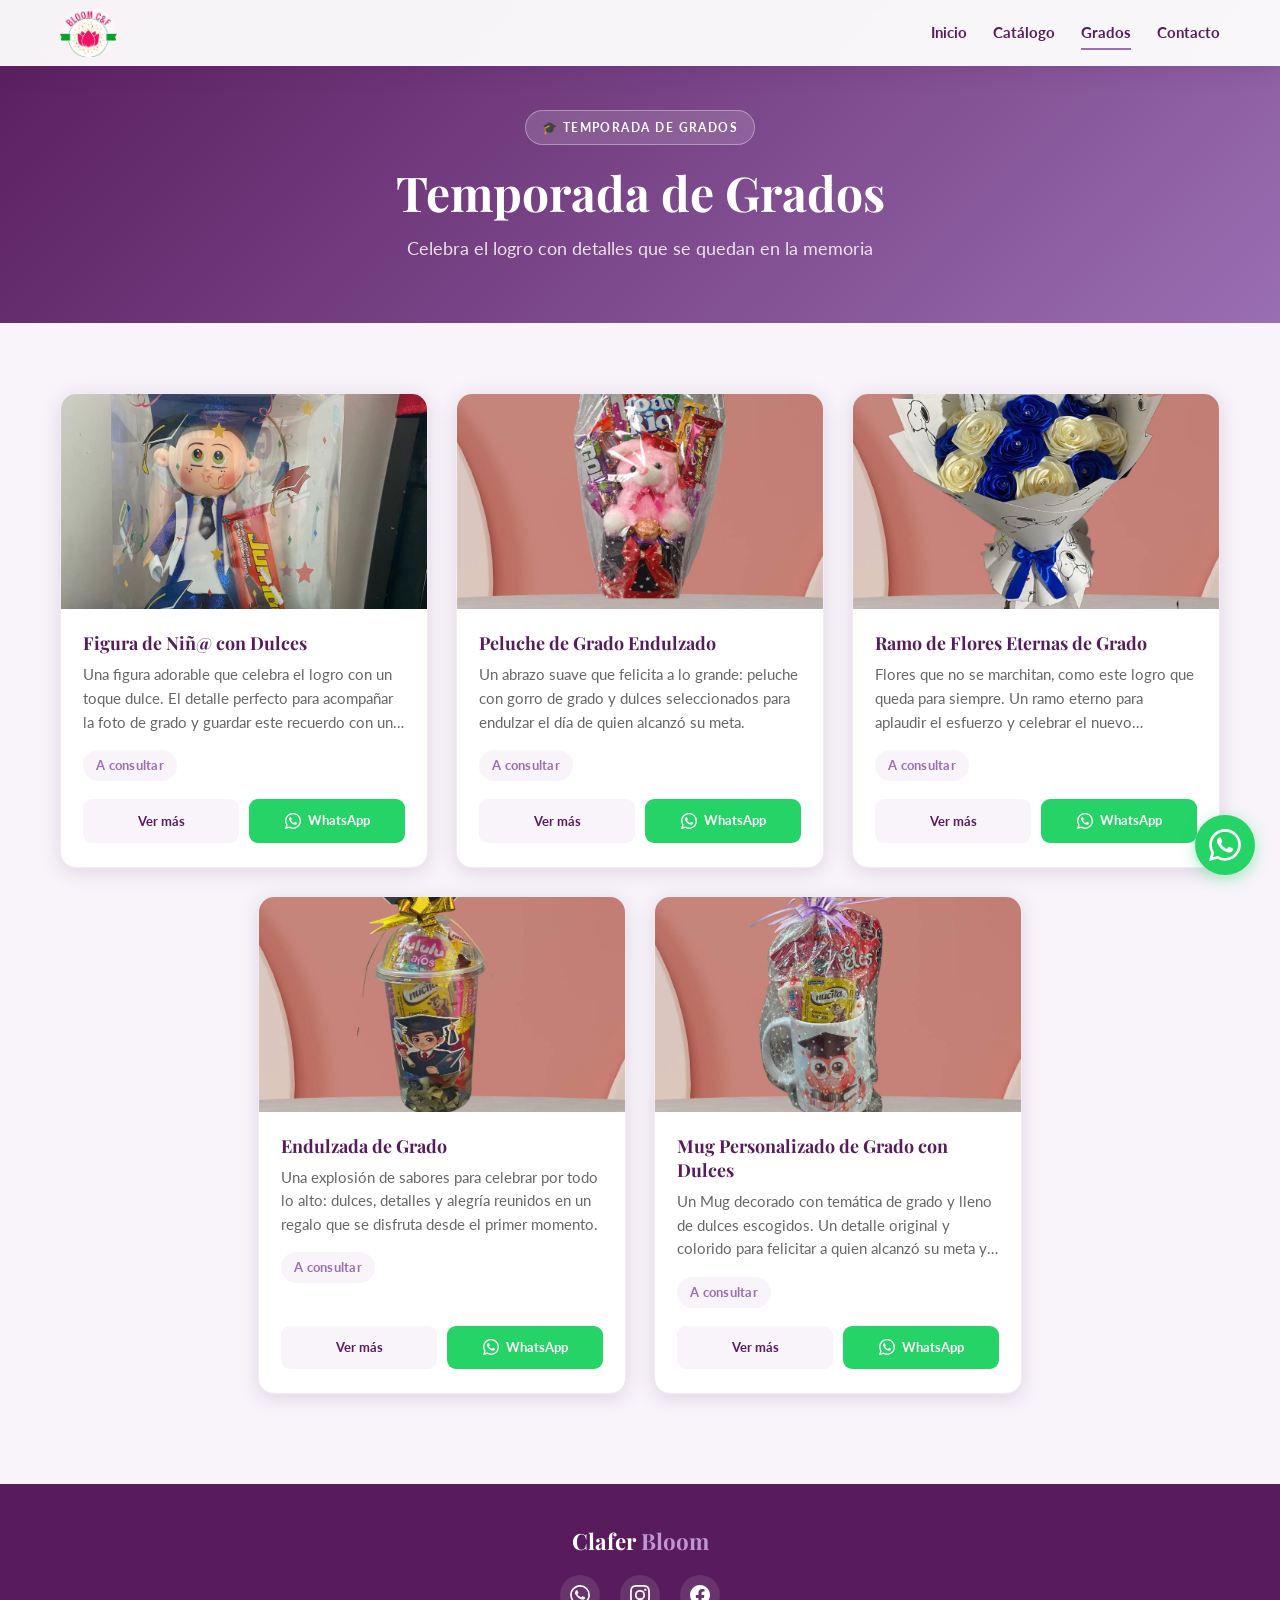
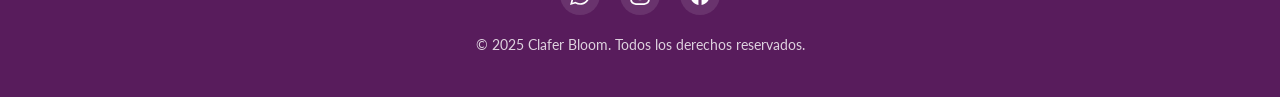
<file: pages/grados.html>
<!DOCTYPE html>
<html lang="es">
<head>
  <meta charset="UTF-8">
  <meta name="viewport" content="width=device-width, initial-scale=1.0">
  <title>Temporada de Grados - Clafer Bloom</title>
  <meta name="description" content="Temporada de Grados de Clafer Bloom: figuras con dulces, peluches, ramos eternos, endulzadas y cajas de dulces para celebrar el logro.">
  <link rel="stylesheet" href="../css/style.css">
  <link rel="stylesheet" href="../css/page-header.css">
  <link rel="stylesheet" href="../css/grados.css">
  <link rel="stylesheet" href="../css/grados-modal.css">
  <link rel="stylesheet" href="../css/grados-page.css">
</head>
<body>

  <!-- HEADER -->
  <header class="header" id="header">
    <div class="container">
      <a href="../index.html" class="header__logo"><img src="../assets/images/logo.png" alt="Clafer Bloom - logo"></a>
      <nav class="header__nav" id="nav">
        <a href="../index.html">Inicio</a>
        <a href="catalogo.html">Catálogo</a>
        <a href="grados.html" class="active">Grados</a>
        <a href="contacto.html">Contacto</a>
      </nav>
      <button class="header__hamburger" id="hamburger" aria-label="Menú">
        <span></span>
        <span></span>
        <span></span>
      </button>
    </div>
  </header>

  <!-- PAGE HEADER -->
  <section class="page-header" aria-labelledby="grados-title">
    <div class="container">
      <span class="grados-hero__badge reveal delay-1">🎓 Temporada de grados</span>
      <h1 class="page-header__title reveal delay-2" id="grados-title">Temporada de Grados</h1>
      <p class="page-header__subtitle reveal delay-3">Celebra el logro con detalles que se quedan en la memoria</p>
    </div>
  </section>

  <!-- GRADOS GRID -->
  <section class="grados-page">
    <div class="container">
      <div class="grados__grid" id="grados-grid" data-img-base="../">
        <!-- Se llena dinámicamente con JS -->
      </div>
    </div>
  </section>

  <!-- FOOTER -->
  <footer class="footer">
    <div class="footer__content">
      <div class="footer__brand">Clafer <span>Bloom</span></div>
      <div class="footer__social">
        <a href="https://wa.me/573167460230" target="_blank" rel="noopener" aria-label="WhatsApp">
          <svg viewBox="0 0 24 24"><path d="M17.472 14.382c-.297-.149-1.758-.867-2.03-.967-.273-.099-.471-.148-.67.15-.197.297-.767.966-.94 1.164-.173.199-.347.223-.644.075-.297-.15-1.255-.463-2.39-1.475-.883-.788-1.48-1.761-1.653-2.059-.173-.297-.018-.458.13-.606.134-.133.298-.347.446-.52.149-.174.198-.298.298-.497.099-.198.05-.371-.025-.52-.075-.149-.669-1.612-.916-2.207-.242-.579-.487-.5-.669-.51-.173-.008-.371-.01-.57-.01-.198 0-.52.074-.792.372-.272.297-1.04 1.016-1.04 2.479 0 1.462 1.065 2.875 1.213 3.074.149.198 2.096 3.2 5.077 4.487.709.306 1.262.489 1.694.625.712.227 1.36.195 1.871.118.571-.085 1.758-.719 2.006-1.413.248-.694.248-1.289.173-1.413-.074-.124-.272-.198-.57-.347m-5.421 7.403h-.004a9.87 9.87 0 01-5.031-1.378l-.361-.214-3.741.982.998-3.648-.235-.374a9.86 9.86 0 01-1.51-5.26c.001-5.45 4.436-9.884 9.888-9.884 2.64 0 5.122 1.03 6.988 2.898a9.825 9.825 0 012.893 6.994c-.003 5.45-4.437 9.884-9.885 9.884m8.413-18.297A11.815 11.815 0 0012.05 0C5.495 0 .16 5.335.157 11.892c0 2.096.547 4.142 1.588 5.945L.057 24l6.305-1.654a11.882 11.882 0 005.683 1.448h.005c6.554 0 11.89-5.335 11.893-11.893a11.821 11.821 0 00-3.48-8.413z"/></svg>
        </a>
        <a href="https://www.instagram.com/detallesclaferbloom?utm_source=ig_web_button_share_sheet&igsi=ZDNlZDc0MzIxNw==" aria-label="Instagram">
          <svg viewBox="0 0 24 24"><path d="M12 2.163c3.204 0 3.584.012 4.85.07 3.252.148 4.771 1.691 4.919 4.919.058 1.265.069 1.645.069 4.849 0 3.205-.012 3.584-.069 4.849-.149 3.225-1.664 4.771-4.919 4.919-1.266.058-1.644.07-4.85.07-3.204 0-3.584-.012-4.849-.07-3.26-.149-4.771-1.699-4.919-4.92-.058-1.265-.07-1.644-.07-4.849 0-3.204.013-3.583.07-4.849.149-3.227 1.664-4.771 4.919-4.919 1.266-.057 1.645-.069 4.849-.069zM12 0C8.741 0 8.333.014 7.053.072 2.695.272.273 2.69.073 7.052.014 8.333 0 8.741 0 12c0 3.259.014 3.668.072 4.948.2 4.358 2.618 6.78 6.98 6.98C8.333 23.986 8.741 24 12 24c3.259 0 3.668-.014 4.948-.072 4.354-.2 6.782-2.618 6.979-6.98.059-1.28.073-1.689.073-4.948 0-3.259-.014-3.667-.072-4.947-.196-4.354-2.617-6.78-6.979-6.98C15.668.014 15.259 0 12 0zm0 5.838a6.162 6.162 0 100 12.324 6.162 6.162 0 000-12.324zM12 16a4 4 0 110-8 4 4 0 010 8zm6.406-11.845a1.44 1.44 0 100 2.881 1.44 1.44 0 000-2.881z"/></svg>
        </a>
        <a href="#" aria-label="Facebook">
          <svg viewBox="0 0 24 24"><path d="M24 12.073c0-6.627-5.373-12-12-12s-12 5.373-12 12c0 5.99 4.388 10.954 10.125 11.854v-8.385H7.078v-3.47h3.047V9.43c0-3.007 1.792-4.669 4.533-4.669 1.312 0 2.686.235 2.686.235v2.953H15.83c-1.491 0-1.956.925-1.956 1.874v2.25h3.328l-.532 3.47h-2.796v8.385C19.612 23.027 24 18.062 24 12.073z"/></svg>
        </a>
      </div>
      <p class="footer__copy">&copy; 2025 Clafer Bloom. Todos los derechos reservados.</p>
    </div>
  </footer>

  <!-- BOTON WHATSAPP FLOTANTE -->
  <a href="https://wa.me/573167460230?text=Hola,%20veo%20que%20les%20interesa%20la%20marca,%20indicame%20que%20producto%20solicit%C3%A1s" class="whatsapp-float" target="_blank" rel="noopener" aria-label="WhatsApp">
    <svg viewBox="0 0 24 24"><path d="M17.472 14.382c-.297-.149-1.758-.867-2.03-.967-.273-.099-.471-.148-.67.15-.197.297-.767.966-.94 1.164-.173.199-.347.223-.644.075-.297-.15-1.255-.463-2.39-1.475-.883-.788-1.48-1.761-1.653-2.059-.173-.297-.018-.458.13-.606.134-.133.298-.347.446-.52.149-.174.198-.298.298-.497.099-.198.05-.371-.025-.52-.075-.149-.669-1.612-.916-2.207-.242-.579-.487-.5-.669-.51-.173-.008-.371-.01-.57-.01-.198 0-.52.074-.792.372-.272.297-1.04 1.016-1.04 2.479 0 1.462 1.065 2.875 1.213 3.074.149.198 2.096 3.2 5.077 4.487.709.306 1.262.489 1.694.625.712.227 1.36.195 1.871.118.571-.085 1.758-.719 2.006-1.413.248-.694.248-1.289.173-1.413-.074-.124-.272-.198-.57-.347m-5.421 7.403h-.004a9.87 9.87 0 01-5.031-1.378l-.361-.214-3.741.982.998-3.648-.235-.374a9.86 9.86 0 01-1.51-5.26c.001-5.45 4.436-9.884 9.888-9.884 2.64 0 5.122 1.03 6.988 2.898a9.825 9.825 0 012.893 6.994c-.003 5.45-4.437 9.884-9.885 9.884m8.413-18.297A11.815 11.815 0 0012.05 0C5.495 0 .16 5.335.157 11.892c0 2.096.547 4.142 1.588 5.945L.057 24l6.305-1.654a11.882 11.882 0 005.683 1.448h.005c6.554 0 11.89-5.335 11.893-11.893a11.821 11.821 0 00-3.48-8.413z"/></svg>
  </a>

  <script src="../js/main.js"></script>
  <script src="../js/grados-data.js"></script>
  <script src="../js/grados-render.js"></script>
  <script src="../js/grados-modal.js"></script>
  <script src="../js/grados.js"></script>
</body>
</html>
</file>
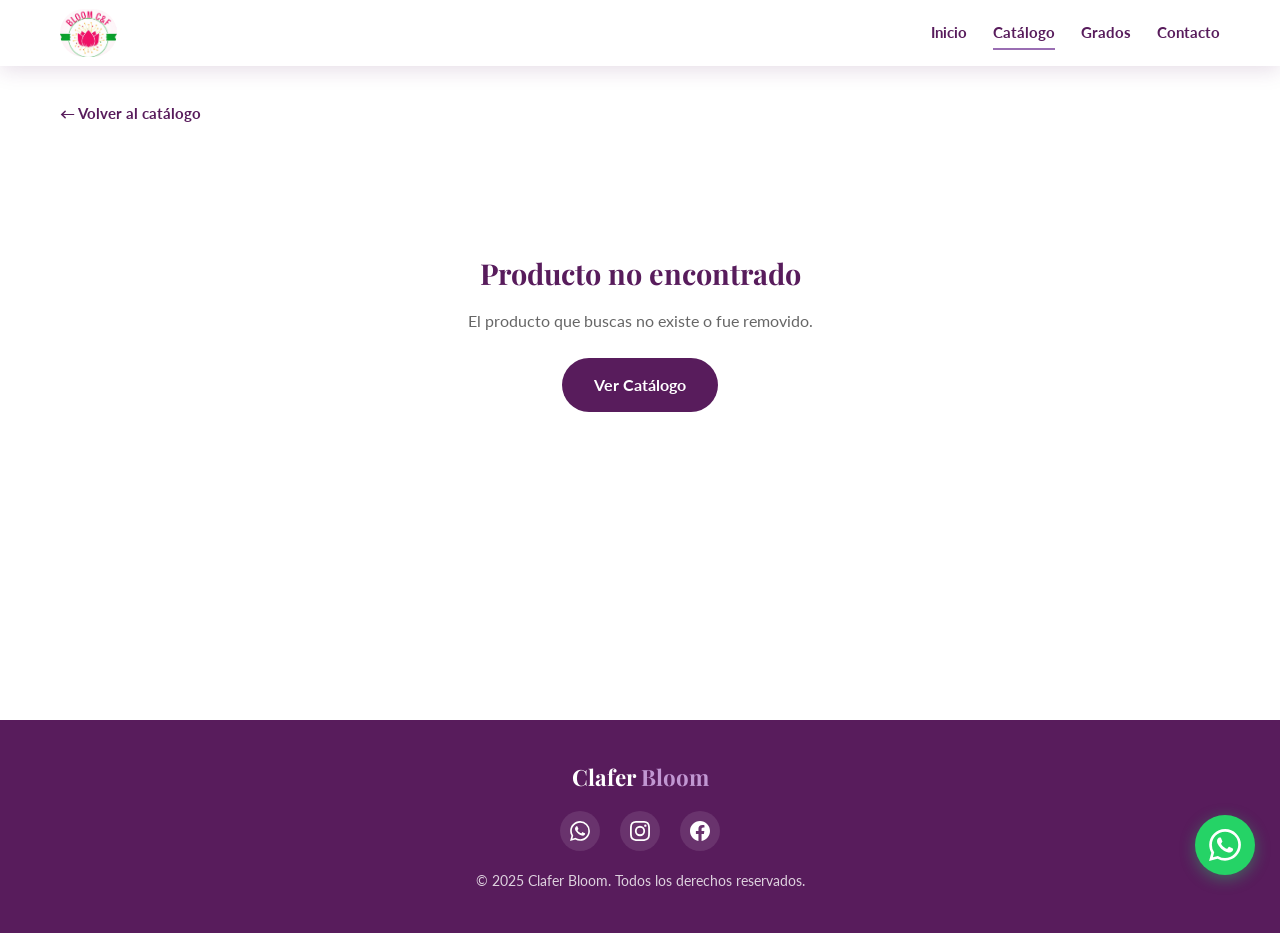
<file: pages/producto.html>
<!DOCTYPE html>
<html lang="es">
<head>
  <meta charset="UTF-8">
  <meta name="viewport" content="width=device-width, initial-scale=1.0">
  <title>Producto - Clafer Bloom</title>
  <meta name="description" content="Detalle del producto - Clafer Bloom.">
  <link rel="stylesheet" href="../css/style.css">
  <link rel="stylesheet" href="../css/producto.css">
</head>
<body>

  <!-- HEADER -->
  <header class="header" id="header">
    <div class="container">
      <a href="../index.html" class="header__logo"><img src="../assets/images/logo.png" alt="Clafer Bloom - logo"></a>
      <nav class="header__nav" id="nav">
        <a href="../index.html">Inicio</a>
        <a href="catalogo.html" class="active">Catálogo</a>
        <a href="grados.html">Grados</a>
        <a href="contacto.html">Contacto</a>
      </nav>
      <button class="header__hamburger" id="hamburger" aria-label="Menú">
        <span></span>
        <span></span>
        <span></span>
      </button>
    </div>
  </header>

  <!-- PRODUCTO DETALLE -->
  <section class="producto">
    <div class="container">
      <a href="catalogo.html" class="producto__back">&larr; Volver al catálogo</a>
      <div class="producto__content" id="producto-content">
        <!-- Se llena dinámicamente con JS -->
      </div>
    </div>
  </section>

  <!-- FOOTER -->
  <footer class="footer">
    <div class="footer__content">
      <div class="footer__brand">Clafer <span>Bloom</span></div>
      <div class="footer__social">
        <a href="https://wa.me/573167460230" target="_blank" rel="noopener" aria-label="WhatsApp">
          <svg viewBox="0 0 24 24"><path d="M17.472 14.382c-.297-.149-1.758-.867-2.03-.967-.273-.099-.471-.148-.67.15-.197.297-.767.966-.94 1.164-.173.199-.347.223-.644.075-.297-.15-1.255-.463-2.39-1.475-.883-.788-1.48-1.761-1.653-2.059-.173-.297-.018-.458.13-.606.134-.133.298-.347.446-.52.149-.174.198-.298.298-.497.099-.198.05-.371-.025-.52-.075-.149-.669-1.612-.916-2.207-.242-.579-.487-.5-.669-.51-.173-.008-.371-.01-.57-.01-.198 0-.52.074-.792.372-.272.297-1.04 1.016-1.04 2.479 0 1.462 1.065 2.875 1.213 3.074.149.198 2.096 3.2 5.077 4.487.709.306 1.262.489 1.694.625.712.227 1.36.195 1.871.118.571-.085 1.758-.719 2.006-1.413.248-.694.248-1.289.173-1.413-.074-.124-.272-.198-.57-.347m-5.421 7.403h-.004a9.87 9.87 0 01-5.031-1.378l-.361-.214-3.741.982.998-3.648-.235-.374a9.86 9.86 0 01-1.51-5.26c.001-5.45 4.436-9.884 9.888-9.884 2.64 0 5.122 1.03 6.988 2.898a9.825 9.825 0 012.893 6.994c-.003 5.45-4.437 9.884-9.885 9.884m8.413-18.297A11.815 11.815 0 0012.05 0C5.495 0 .16 5.335.157 11.892c0 2.096.547 4.142 1.588 5.945L.057 24l6.305-1.654a11.882 11.882 0 005.683 1.448h.005c6.554 0 11.89-5.335 11.893-11.893a11.821 11.821 0 00-3.48-8.413z"/></svg>
        </a>
        <a href="https://www.instagram.com/detallesclaferbloom?utm_source=ig_web_button_share_sheet&igsi=ZDNlZDc0MzIxNw==" aria-label="Instagram">
          <svg viewBox="0 0 24 24"><path d="M12 2.163c3.204 0 3.584.012 4.85.07 3.252.148 4.771 1.691 4.919 4.919.058 1.265.069 1.645.069 4.849 0 3.205-.012 3.584-.069 4.849-.149 3.225-1.664 4.771-4.919 4.919-1.266.058-1.644.07-4.85.07-3.204 0-3.584-.012-4.849-.07-3.26-.149-4.771-1.699-4.919-4.92-.058-1.265-.07-1.644-.07-4.849 0-3.204.013-3.583.07-4.849.149-3.227 1.664-4.771 4.919-4.919 1.266-.057 1.645-.069 4.849-.069zM12 0C8.741 0 8.333.014 7.053.072 2.695.272.273 2.69.073 7.052.014 8.333 0 8.741 0 12c0 3.259.014 3.668.072 4.948.2 4.358 2.618 6.78 6.98 6.98C8.333 23.986 8.741 24 12 24c3.259 0 3.668-.014 4.948-.072 4.354-.2 6.782-2.618 6.979-6.98.059-1.28.073-1.689.073-4.948 0-3.259-.014-3.667-.072-4.947-.196-4.354-2.617-6.78-6.979-6.98C15.668.014 15.259 0 12 0zm0 5.838a6.162 6.162 0 100 12.324 6.162 6.162 0 000-12.324zM12 16a4 4 0 110-8 4 4 0 010 8zm6.406-11.845a1.44 1.44 0 100 2.881 1.44 1.44 0 000-2.881z"/></svg>
        </a>
        <a href="#" aria-label="Facebook">
          <svg viewBox="0 0 24 24"><path d="M24 12.073c0-6.627-5.373-12-12-12s-12 5.373-12 12c0 5.99 4.388 10.954 10.125 11.854v-8.385H7.078v-3.47h3.047V9.43c0-3.007 1.792-4.669 4.533-4.669 1.312 0 2.686.235 2.686.235v2.953H15.83c-1.491 0-1.956.925-1.956 1.874v2.25h3.328l-.532 3.47h-2.796v8.385C19.612 23.027 24 18.062 24 12.073z"/></svg>
        </a>
      </div>
      <p class="footer__copy">&copy; 2025 Clafer Bloom. Todos los derechos reservados.</p>
    </div>
  </footer>

  <!-- BOTON WHATSAPP FLOTANTE -->
  <a href="https://wa.me/573167460230?text=Hola,%20veo%20que%20les%20interesa%20la%20marca,%20indicame%20que%20producto%20solicit%C3%A1s" class="whatsapp-float" target="_blank" rel="noopener" aria-label="WhatsApp">
    <svg viewBox="0 0 24 24"><path d="M17.472 14.382c-.297-.149-1.758-.867-2.03-.967-.273-.099-.471-.148-.67.15-.197.297-.767.966-.94 1.164-.173.199-.347.223-.644.075-.297-.15-1.255-.463-2.39-1.475-.883-.788-1.48-1.761-1.653-2.059-.173-.297-.018-.458.13-.606.134-.133.298-.347.446-.52.149-.174.198-.298.298-.497.099-.198.05-.371-.025-.52-.075-.149-.669-1.612-.916-2.207-.242-.579-.487-.5-.669-.51-.173-.008-.371-.01-.57-.01-.198 0-.52.074-.792.372-.272.297-1.04 1.016-1.04 2.479 0 1.462 1.065 2.875 1.213 3.074.149.198 2.096 3.2 5.077 4.487.709.306 1.262.489 1.694.625.712.227 1.36.195 1.871.118.571-.085 1.758-.719 2.006-1.413.248-.694.248-1.289.173-1.413-.074-.124-.272-.198-.57-.347m-5.421 7.403h-.004a9.87 9.87 0 01-5.031-1.378l-.361-.214-3.741.982.998-3.648-.235-.374a9.86 9.86 0 01-1.51-5.26c.001-5.45 4.436-9.884 9.888-9.884 2.64 0 5.122 1.03 6.988 2.898a9.825 9.825 0 012.893 6.994c-.003 5.45-4.437 9.884-9.885 9.884m8.413-18.297A11.815 11.815 0 0012.05 0C5.495 0 .16 5.335.157 11.892c0 2.096.547 4.142 1.588 5.945L.057 24l6.305-1.654a11.882 11.882 0 005.683 1.448h.005c6.554 0 11.89-5.335 11.893-11.893a11.821 11.821 0 00-3.48-8.413z"/></svg>
  </a>

  <script src="../js/main.js"></script>
  <script src="../js/productos-data.js"></script>
  <script src="../js/producto.js"></script>
</body>
</html>
</file>
<file: css/style.css>
@import url('https://fonts.googleapis.com/css2?family=Playfair+Display:wght@400;600;700&family=Lato:wght@300;400;700&display=swap');

/* ========== VARIABLES ========== */
:root {
  --primary: #581C5C;
  --secondary: #9A6EB3;
  --accent: #C197D2;
  --white: #FFFFFF;
  --light: #F8F4FA;
  --dark: #2D0E2F;
  --text: #333333;
  --text-light: #666666;
  --shadow: 0 4px 20px rgba(88, 28, 92, 0.15);
  --shadow-hover: 0 8px 30px rgba(88, 28, 92, 0.25);
  --radius: 12px;
  --transition: all 0.3s ease;
  --font-heading: 'Playfair Display', serif;
  --font-body: 'Lato', sans-serif;
  --max-width: 1200px;
  --header-height: 66px;
}

/* ========== RESET ========== */
*,
*::before,
*::after {
  margin: 0;
  padding: 0;
  box-sizing: border-box;
}

html {
  scroll-behavior: smooth;
}

body {
  font-family: var(--font-body);
  color: var(--text);
  background-color: var(--white);
  line-height: 1.6;
  overflow-x: hidden;
}

a {
  text-decoration: none;
  color: inherit;
}

ul {
  list-style: none;
}

img {
  max-width: 100%;
  display: block;
}

h1, h2, h3, h4 {
  font-family: var(--font-heading);
  color: var(--primary);
  line-height: 1.3;
}

.container {
  max-width: var(--max-width);
  margin: 0 auto;
  padding: 0 20px;
}

/* ========== HEADER ========== */
.header {
  position: fixed;
  top: 0;
  left: 0;
  width: 100%;
  z-index: 1000;
  background: rgba(255, 255, 255, 0.95);
  backdrop-filter: blur(10px);
  -webkit-backdrop-filter: blur(10px);
  box-shadow: var(--shadow);
  transition:
    background 0.35s ease,
    box-shadow 0.35s ease,
    backdrop-filter 0.35s ease;
}

.header--glass {
  background: rgba(255, 255, 255, 0.55);
  backdrop-filter: blur(16px) saturate(140%);
  -webkit-backdrop-filter: blur(16px) saturate(140%);
  box-shadow: 0 4px 24px rgba(88, 28, 92, 0.12);
}

.header .container {
  display: flex;
  align-items: center;
  justify-content: space-between;
  padding: 9px 20px;
}

.header__logo {
  display: flex;
  align-items: center;
}

.header__logo img {
  height: 48px;
  width: auto;
  object-fit: contain;
  border-radius: 100px;
}

.header__logo__text {
  font-family: var(--font-heading);
  font-size: 1.6rem;
  font-weight: 700;
  color: var(--primary);
}

.header__logo__text span {
  color: var(--secondary);
}

.header__nav {
  display: flex;
  gap: 26px;
}

.header__nav a {
  font-weight: 700;
  font-size: 0.92rem;
  color: var(--primary);
  position: relative;
  padding: 5px 0;
  transition: var(--transition);
}

.header__nav a::after {
  content: '';
  position: absolute;
  bottom: 0;
  left: 0;
  width: 0;
  height: 2px;
  background: var(--secondary);
  transition: var(--transition);
}

.header__nav a:hover::after,
.header__nav a.active::after {
  width: 100%;
}

.header__nav a:hover {
  color: var(--secondary);
}

.header__hamburger {
  display: none;
  flex-direction: column;
  gap: 5px;
  cursor: pointer;
  background: none;
  border: none;
  padding: 5px;
}

.header__hamburger span {
  width: 25px;
  height: 3px;
  background: var(--primary);
  border-radius: 2px;
  transition: var(--transition);
}

/* ========== FOOTER ========== */
.footer {
  background: var(--primary);
  color: var(--white);
  padding: 40px 20px;
  text-align: center;
}

.footer__content {
  max-width: var(--max-width);
  margin: 0 auto;
}

.footer__brand {
  font-family: var(--font-heading);
  font-size: 1.4rem;
  font-weight: 700;
  margin-bottom: 15px;
}

.footer__brand span {
  color: var(--accent);
}

.footer__social {
  display: flex;
  justify-content: center;
  gap: 20px;
  margin-bottom: 20px;
}

.footer__social a {
  display: flex;
  align-items: center;
  justify-content: center;
  width: 40px;
  height: 40px;
  border-radius: 50%;
  background: rgba(255, 255, 255, 0.1);
  transition: var(--transition);
}

.footer__social a:hover {
  background: var(--secondary);
  transform: translateY(-3px);
}

.footer__social svg {
  width: 20px;
  height: 20px;
  fill: var(--white);
}

.footer__copy {
  font-size: 0.85rem;
  opacity: 0.8;
}

/* ========== BOTON WHATSAPP FLOTANTE ========== */
.whatsapp-float {
  position: fixed;
  bottom: 25px;
  right: 25px;
  z-index: 999;
  width: 60px;
  height: 60px;
  border-radius: 50%;
  background: #25D366;
  display: flex;
  align-items: center;
  justify-content: center;
  box-shadow: 0 4px 15px rgba(37, 211, 102, 0.4);
  transition: var(--transition);
  animation: pulse-whatsapp 2s infinite;
}

.whatsapp-float:hover {
  transform: scale(1.1);
  box-shadow: 0 6px 25px rgba(37, 211, 102, 0.5);
}

.whatsapp-float svg {
  width: 32px;
  height: 32px;
  fill: white;
}

@keyframes pulse-whatsapp {
  0%, 100% { box-shadow: 0 4px 15px rgba(37, 211, 102, 0.4); }
  50% { box-shadow: 0 4px 25px rgba(37, 211, 102, 0.7); }
}

/* ========== BOTONES ========== */
.btn {
  display: inline-block;
  padding: 14px 32px;
  border-radius: 50px;
  font-family: var(--font-body);
  font-weight: 700;
  font-size: 1rem;
  cursor: pointer;
  border: none;
  transition: var(--transition);
  text-align: center;
}

.btn--primary {
  background: var(--primary);
  color: var(--white);
}

.btn--primary:hover {
  background: var(--secondary);
  transform: translateY(-2px);
  box-shadow: var(--shadow-hover);
}

.btn--secondary {
  background: transparent;
  color: var(--white);
  border: 2px solid var(--white);
}

.btn--secondary:hover {
  background: var(--white);
  color: var(--primary);
}

.btn--whatsapp {
  background: #25D366;
  color: var(--white);
  display: inline-flex;
  align-items: center;
  gap: 10px;
  padding: 16px 36px;
  font-size: 1.05rem;
}

.btn--whatsapp:hover {
  background: #1da851;
  transform: translateY(-2px);
  box-shadow: 0 6px 20px rgba(37, 211, 102, 0.4);
}

.btn--whatsapp svg {
  width: 22px;
  height: 22px;
  fill: white;
}

/* ========== SCROLL REVEAL ANIMATIONS ========== */
.reveal {
  opacity: 0;
  transform: translateY(40px);
  transition: opacity 0.8s ease, transform 0.8s ease;
}

.reveal.visible {
  opacity: 1;
  transform: translateY(0);
}

.reveal-left {
  opacity: 0;
  transform: translateX(-50px);
  transition: opacity 0.8s ease, transform 0.8s ease;
}

.reveal-left.visible {
  opacity: 1;
  transform: translateX(0);
}

.reveal-right {
  opacity: 0;
  transform: translateX(50px);
  transition: opacity 0.8s ease, transform 0.8s ease;
}

.reveal-right.visible {
  opacity: 1;
  transform: translateX(0);
}

.reveal-scale {
  opacity: 0;
  transform: scale(0.85);
  transition: opacity 0.8s ease, transform 0.8s ease;
}

.reveal-scale.visible {
  opacity: 1;
  transform: scale(1);
}

/* Delay escalonado para grid de productos */
.delay-1 { transition-delay: 0.1s; }
.delay-2 { transition-delay: 0.2s; }
.delay-3 { transition-delay: 0.3s; }
.delay-4 { transition-delay: 0.4s; }
.delay-5 { transition-delay: 0.5s; }
.delay-6 { transition-delay: 0.6s; }
.delay-7 { transition-delay: 0.7s; }
.delay-8 { transition-delay: 0.8s; }

/* ========== MOBILE NAV ========== */
.nav-open .header__hamburger span:nth-child(1) {
  transform: rotate(45deg) translate(5px, 5px);
}

.nav-open .header__hamburger span:nth-child(2) {
  opacity: 0;
}

.nav-open .header__hamburger span:nth-child(3) {
  transform: rotate(-45deg) translate(7px, -6px);
}

/* ========== RESPONSIVE ========== */
@media (max-width: 768px) {
  .header__hamburger {
    display: flex;
  }

  .header__nav {
    position: fixed;
    top: var(--header-height);
    left: 0;
    width: 100%;
    flex-direction: column;
    align-items: center;
    background: var(--white);
    padding: 30px 0;
    gap: 20px;
    box-shadow: var(--shadow);
    transform: translateY(-150%);
    transition: var(--transition);
    z-index: 999;
  }

  .nav-open .header__nav {
    transform: translateY(0);
  }

  .header__nav a {
    font-size: 1.1rem;
  }

  .whatsapp-float {
    width: 55px;
    height: 55px;
    bottom: 20px;
    right: 20px;
  }

  .whatsapp-float svg {
    width: 28px;
    height: 28px;
  }
}
</file>
<file: css/home.css>
/* ========== HERO PARALLAX ========== */
.hero {
  position: relative;
  height: 100vh;
  min-height: 500px;
  display: flex;
  align-items: center;
  justify-content: center;
  text-align: center;
  background: linear-gradient(135deg, #581C5C 0%, #9A6EB3 50%, #C197D2 100%);
  background-attachment: fixed;
  background-size: cover;
  background-position: center;
  overflow: hidden;
}

.hero__overlay {
  position: absolute;
  inset: 0;
  background: url('data:image/svg+xml,<svg xmlns="http://www.w3.org/2000/svg" viewBox="0 0 1440 320"><path fill="rgba(255,255,255,0.05)" d="M0,96L48,112C96,128,192,160,288,165.3C384,171,480,149,576,128C672,107,768,85,864,90.7C960,96,1056,128,1152,138.7C1248,149,1344,139,1392,133.3L1440,128L1440,320L1392,320C1344,320,1248,320,1152,320C1056,320,960,320,864,320C768,320,672,320,576,320C480,320,384,320,288,320C192,320,96,320,48,320L0,320Z"/></svg>') no-repeat bottom center;
  background-size: cover;
}

.hero__content {
  position: relative;
  z-index: 2;
  padding: 0 20px;
}

.hero__title {
  font-size: clamp(2.2rem, 6vw, 4rem);
  color: var(--white);
  margin-bottom: 20px;
  animation: fadeInDown 1s ease;
}

.hero__subtitle {
  font-size: clamp(1rem, 2.5vw, 1.3rem);
  color: rgba(255, 255, 255, 0.9);
  margin-bottom: 35px;
  max-width: 600px;
  margin-left: auto;
  margin-right: auto;
  animation: fadeInUp 1s ease 0.3s both;
}

.hero .btn--primary {
  animation: fadeInUp 1s ease 0.6s both;
}

/* ========== SECCIONES ========== */
.section-title {
  text-align: center;
  font-size: clamp(1.8rem, 4vw, 2.5rem);
  margin-bottom: 10px;
}

.section-subtitle {
  text-align: center;
  color: var(--text-light);
  font-size: 1.1rem;
  margin-bottom: 50px;
}

/* ========== SERVICES ========== */
.services {
  padding: 80px 0;
  background: var(--white);
}

.services__grid {
  display: grid;
  grid-template-columns: repeat(4, 1fr);
  gap: 30px;
}

.service-card {
  background: var(--light);
  border-radius: var(--radius);
  padding: 35px 25px;
  text-align: center;
  transition: var(--transition);
  border: 1px solid transparent;
}

.service-card:hover {
  transform: translateY(-8px);
  box-shadow: var(--shadow-hover);
  border-color: var(--accent);
}

.service-card__icon {
  width: 60px;
  height: 60px;
  margin: 0 auto 20px;
  background: var(--accent);
  border-radius: 50%;
  display: flex;
  align-items: center;
  justify-content: center;
  transition: var(--transition);
}

.service-card:hover .service-card__icon {
  background: var(--secondary);
  transform: scale(1.1);
}

.service-card__icon svg {
  width: 28px;
  height: 28px;
  stroke: var(--white);
}

.service-card h3 {
  font-size: 1.2rem;
  margin-bottom: 12px;
}

.service-card p {
  color: var(--text-light);
  font-size: 0.95rem;
  margin-bottom: 15px;
  line-height: 1.6;
}

.service-card__price {
  display: inline-block;
  font-weight: 700;
  color: var(--primary);
  font-size: 1rem;
  background: var(--white);
  padding: 6px 16px;
  border-radius: 20px;
}

/* ========== CTA WHATSAPP ========== */
.cta {
  padding: 80px 0;
  background: var(--light);
}

.cta__content {
  text-align: center;
  max-width: 600px;
  margin: 0 auto;
}

.cta__content h2 {
  font-size: clamp(1.8rem, 4vw, 2.5rem);
  margin-bottom: 15px;
}

.cta__content p {
  color: var(--text-light);
  font-size: 1.1rem;
  margin-bottom: 30px;
}

/* ========== ANIMACIONES KEYFRAMES ========== */
@keyframes fadeInDown {
  from {
    opacity: 0;
    transform: translateY(-30px);
  }
  to {
    opacity: 1;
    transform: translateY(0);
  }
}

@keyframes fadeInUp {
  from {
    opacity: 0;
    transform: translateY(30px);
  }
  to {
    opacity: 1;
    transform: translateY(0);
  }
}

/* ========== RESPONSIVE HOME ========== */
@media (max-width: 1024px) {
  .services__grid {
    grid-template-columns: repeat(2, 1fr);
  }
}

@media (max-width: 600px) {
  .hero {
    background-attachment: scroll;
  }

  .services {
    padding: 60px 0;
  }

  .services__grid {
    grid-template-columns: 1fr;
    gap: 20px;
  }

  .cta {
    padding: 60px 0;
  }
}
</file>
<file: css/grados.css>
/* ========== TEMPORADA DE GRADOS: SECCIÓN Y TARJETAS ========== */

.grados {
  position: relative;
  padding: 96px 0 100px;
  overflow: hidden;
  isolation: isolate;
  background:
    radial-gradient(circle at 12% 18%, rgba(193, 151, 210, 0.32) 0%, transparent 34%),
    radial-gradient(circle at 88% 84%, rgba(193, 151, 210, 0.26) 0%, transparent 38%),
    linear-gradient(135deg, #3B0F40 0%, #581C5C 48%, #7A3E8C 100%);
}

.grados::before {
  content: '';
  position: absolute;
  inset: 0;
  background-image: radial-gradient(rgba(255, 255, 255, 0.16) 1px, transparent 1.5px);
  background-size: 28px 28px;
  opacity: 0.5;
  -webkit-mask-image: radial-gradient(circle at 50% 45%, #000 0%, transparent 72%);
  mask-image: radial-gradient(circle at 50% 45%, #000 0%, transparent 72%);
  pointer-events: none;
}

.grados::after {
  content: '';
  position: absolute;
  top: -160px;
  left: 50%;
  width: 640px;
  height: 320px;
  transform: translateX(-50%);
  background: radial-gradient(ellipse, rgba(255, 255, 255, 0.16), transparent 70%);
  filter: blur(10px);
  pointer-events: none;
}

.grados .container {
  position: relative;
  z-index: 1;
}

/* ---------- Encabezado ---------- */
.grados__header {
  max-width: 720px;
  margin: 0 auto 54px;
  text-align: center;
}

.grados__badge {
  display: inline-flex;
  align-items: center;
  gap: 8px;
  padding: 8px 18px;
  margin-bottom: 18px;
  border: 1px solid rgba(255, 255, 255, 0.32);
  border-radius: 999px;
  background: rgba(255, 255, 255, 0.12);
  color: var(--white);
  font-size: 0.78rem;
  font-weight: 700;
  letter-spacing: 0.12em;
  text-transform: uppercase;
  backdrop-filter: blur(6px);
  -webkit-backdrop-filter: blur(6px);
}

.grados__title {
  margin-bottom: 12px;
  color: var(--white);
  font-size: clamp(2rem, 4vw, 2.9rem);
  text-shadow: 0 4px 24px rgba(0, 0, 0, 0.18);
}

.grados__subtitle {
  color: rgba(255, 255, 255, 0.82);
  font-size: clamp(0.98rem, 1.6vw, 1.08rem);
}

/* ---------- Grid (flex centrado para 3 + 2) ---------- */
.grados__grid {
  display: flex;
  flex-wrap: wrap;
  justify-content: center;
  gap: 28px;
}

.grado-card {
  flex: 0 1 calc((100% - 56px) / 3);
  display: flex;
  flex-direction: column;
  overflow: hidden;
  border: 1px solid rgba(255, 255, 255, 0.35);
  border-radius: 16px;
  background: var(--white);
  box-shadow: 0 18px 40px rgba(24, 4, 28, 0.28);
  transition: transform 0.35s ease, box-shadow 0.35s ease;
}

.grado-card:hover,
.grado-card:focus-within {
  transform: translateY(-8px);
  box-shadow: 0 26px 55px rgba(24, 4, 28, 0.38);
}

/* ---------- Media ---------- */
.grado-card__media {
  position: relative;
  height: 215px;
  overflow: hidden;
  background: var(--light);
}

.grado-card__media > * {
  width: 100%;
  height: 100%;
}

.grado-media__img {
  display: block;
  object-fit: cover;
  transition: transform 0.6s ease;
}

.grado-card:hover .grado-media__img {
  transform: scale(1.05);
}

/* ---------- Placeholder elegante ---------- */
.grado-ph {
  position: relative;
  display: flex;
  flex-direction: column;
  align-items: center;
  justify-content: center;
  gap: 12px;
  overflow: hidden;
  color: var(--white);
  background: linear-gradient(135deg, #C197D2 0%, #8E5BA6 100%);
  transition: transform 0.6s ease;
}

.grado-card:hover .grado-ph {
  transform: scale(1.05);
}

.grado-ph::before {
  content: '';
  position: absolute;
  inset: -30%;
  background:
    radial-gradient(circle at 28% 20%, rgba(255, 255, 255, 0.38), transparent 52%),
    radial-gradient(circle at 78% 82%, rgba(45, 14, 47, 0.28), transparent 55%),
    radial-gradient(circle at 50% 58%, rgba(45, 14, 47, 0.22), transparent 62%);
}

.grado-ph::after {
  content: '';
  position: absolute;
  inset: 0;
  background: linear-gradient(115deg, transparent 40%, rgba(255, 255, 255, 0.14) 50%, transparent 60%);
}

.grado-ph--figura {
  background: linear-gradient(135deg, #C197D2 0%, #8E5BA6 100%);
}

.grado-ph--peluche {
  background: linear-gradient(135deg, #E0B4EE 0%, #A46FBC 100%);
}

.grado-ph--ramo {
  background: linear-gradient(135deg, #B98ACB 0%, #6E3B82 100%);
}

.grado-ph--endulzada {
  background: linear-gradient(135deg, #D8A6E6 0%, #9A6EB3 100%);
}

.grado-ph--caja {
  background: linear-gradient(135deg, #9A6EB3 0%, #4B1450 100%);
}

.grado-ph--vaso {
  background: linear-gradient(135deg, #C9A0E8 0%, #6E3B82 100%);
}

.grado-ph__icon {
  position: relative;
  z-index: 1;
  width: 78px;
  height: 78px;
  opacity: 0.95;
  filter: drop-shadow(0 8px 16px rgba(45, 14, 47, 0.28));
}

.grado-ph__label {
  position: relative;
  z-index: 1;
  padding: 0 18px;
  font-family: var(--font-heading);
  font-size: 1.02rem;
  font-weight: 600;
  letter-spacing: 0.02em;
  text-align: center;
  text-shadow: 0 2px 12px rgba(45, 14, 47, 0.45);
}

.grado-ph__cap {
  position: absolute;
  top: 14px;
  right: 14px;
  z-index: 1;
  width: 26px;
  height: 26px;
  opacity: 0.8;
}

/* ---------- Cuerpo de la tarjeta ---------- */
.grado-card__body {
  display: flex;
  flex: 1;
  flex-direction: column;
  padding: 22px 22px 24px;
}

.grado-card__name {
  margin-bottom: 8px;
  color: var(--primary);
  font-size: 1.12rem;
  line-height: 1.35;
}

.grado-card__desc {
  display: -webkit-box;
  margin-bottom: 16px;
  overflow: hidden;
  color: var(--text-light);
  font-size: 0.92rem;
  line-height: 1.6;
  -webkit-box-orient: vertical;
  -webkit-line-clamp: 3;
}

.grado-card__price {
  align-self: flex-start;
  display: inline-block;
  margin-bottom: 18px;
  padding: 5px 13px;
  border-radius: 999px;
  background: var(--light);
  color: var(--secondary);
  font-size: 0.82rem;
  font-weight: 700;
  letter-spacing: 0.02em;
}

.grado-card__actions {
  display: flex;
  gap: 10px;
  margin-top: auto;
}

.grado-card__btn {
  display: inline-flex;
  flex: 1;
  align-items: center;
  justify-content: center;
  gap: 7px;
  padding: 11px 14px;
  border: none;
  border-radius: 9px;
  font-family: var(--font-body);
  font-size: 0.84rem;
  font-weight: 700;
  text-align: center;
  cursor: pointer;
  transition: var(--transition);
}

.grado-card__btn svg {
  width: 16px;
  height: 16px;
}

.grado-card__btn--detail {
  background: var(--light);
  color: var(--primary);
}

.grado-card__btn--detail:hover {
  background: var(--accent);
  color: var(--white);
}

.grado-card__btn--whatsapp {
  background: #25D366;
  color: var(--white);
}

.grado-card__btn--whatsapp:hover {
  background: #1da851;
}

.grado-card__btn:focus-visible {
  outline: 2px solid var(--primary);
  outline-offset: 2px;
}

/* ---------- CTA hacia la página de Grados ---------- */
.grados__more {
  margin-top: 38px;
  text-align: center;
}

.grados__more-btn {
  border: 2px solid rgba(255, 255, 255, 0.75);
  background: transparent;
  color: var(--white);
}

.grados__more-btn:hover {
  background: var(--white);
  color: var(--primary);
}

/* ---------- Responsive ---------- */
@media (max-width: 1024px) {
  .grados {
    padding: 80px 0 84px;
  }

  .grado-card {
    flex-basis: calc((100% - 28px) / 2);
  }
}

@media (max-width: 680px) {
  .grados {
    padding: 64px 0 70px;
  }

  .grados__header {
    margin-bottom: 38px;
  }

  .grados__grid {
    gap: 20px;
  }

  .grado-card {
    flex-basis: 100%;
  }

  .grado-card__media {
    height: 200px;
  }

  .grado-card__body {
    padding: 20px 20px 22px;
  }
}

@media (prefers-reduced-motion: reduce) {
  .grado-card,
  .grado-ph,
  .grado-media__img {
    transition: none;
  }

  .grado-card:hover,
  .grado-card:focus-within,
  .grado-card:hover .grado-ph,
  .grado-card:hover .grado-media__img {
    transform: none;
  }
}
</file>
<file: css/grados-modal.css>
/* ========== TEMPORADA DE GRADOS: MODAL Y EFECTO DE REVELADO ========== */

body.grado-modal-open {
  overflow: hidden;
}

.grado-modal {
  position: fixed;
  inset: 0;
  z-index: 2000;
  display: flex;
  align-items: center;
  justify-content: center;
  padding: 24px;
  visibility: hidden;
  opacity: 0;
  transition: opacity 0.35s ease, visibility 0s linear 0.35s;
}

.grado-modal.is-open {
  visibility: visible;
  opacity: 1;
  transition: opacity 0.35s ease, visibility 0s;
}

.grado-modal__backdrop {
  position: absolute;
  inset: 0;
  background: rgba(30, 6, 33, 0.74);
  backdrop-filter: blur(7px);
  -webkit-backdrop-filter: blur(7px);
}

.grado-modal__panel {
  position: relative;
  z-index: 1;
  display: grid;
  grid-template-columns: 1.05fr 1fr;
  width: min(980px, 100%);
  max-height: calc(100vh - 48px);
  max-height: calc(100dvh - 48px);
  overflow: hidden;
  border-radius: 22px;
  background: var(--white);
  box-shadow: 0 40px 90px rgba(15, 2, 17, 0.55);
  opacity: 0;
  transform: translateY(22px) scale(0.98);
  transition: transform 0.5s cubic-bezier(0.22, 0.61, 0.36, 1), opacity 0.45s ease;
}

.grado-modal.is-open .grado-modal__panel {
  opacity: 1;
  transform: none;
}

/* ---------- Imagen: revelado izquierda → derecha + nitidez ---------- */
.grado-modal__media {
  position: relative;
  min-height: 440px;
  overflow: hidden;
  background: var(--light);
  clip-path: inset(0 100% 0 0);
  filter: blur(16px) saturate(0.55);
  transform: scale(1.06);
  transform-origin: left center;
  transition:
    clip-path 1.15s cubic-bezier(0.22, 0.61, 0.36, 1) 0.08s,
    filter 1.15s ease-out 0.08s,
    transform 1.35s cubic-bezier(0.22, 0.61, 0.36, 1) 0.08s;
}

.grado-modal.is-open .grado-modal__media {
  clip-path: inset(0 0 0 0);
  filter: blur(0) saturate(1);
  transform: scale(1);
}

.grado-modal__media > * {
  width: 100%;
  height: 100%;
}

.grado-modal__media .grado-media__img {
  display: block;
  object-fit: cover;
}

.grado-modal__media .grado-ph__icon {
  width: 120px;
  height: 120px;
}

.grado-modal__media .grado-ph__label {
  font-size: 1.2rem;
}

/* ---------- Información ---------- */
.grado-modal__info {
  display: flex;
  flex-direction: column;
  justify-content: center;
  padding: 48px 42px;
  opacity: 0;
  transform: translateX(26px);
  transition:
    opacity 0.5s ease 0.15s,
    transform 0.5s cubic-bezier(0.22, 0.61, 0.36, 1) 0.15s;
}

.grado-modal.is-open .grado-modal__info {
  opacity: 1;
  transform: none;
  transition-delay: 0.5s;
}

.grado-modal__badge {
  align-self: flex-start;
  display: inline-flex;
  margin-bottom: 14px;
  padding: 6px 13px;
  border-radius: 999px;
  background: var(--light);
  color: var(--secondary);
  font-size: 0.72rem;
  font-weight: 700;
  letter-spacing: 0.12em;
  text-transform: uppercase;
}

.grado-modal__title {
  margin-bottom: 10px;
  font-size: clamp(1.5rem, 2.6vw, 2.05rem);
}

.grado-modal__price {
  align-self: flex-start;
  display: inline-block;
  margin-bottom: 18px;
  padding: 5px 14px;
  border-radius: 999px;
  background: rgba(193, 151, 210, 0.18);
  color: var(--primary);
  font-size: 0.9rem;
  font-weight: 700;
}

.grado-modal__desc {
  margin-bottom: 26px;
  color: var(--text-light);
  line-height: 1.75;
}

.grado-modal__cta {
  align-self: flex-start;
}

/* ---------- Cerrar ---------- */
.grado-modal__close {
  position: absolute;
  top: 16px;
  right: 16px;
  z-index: 3;
  display: grid;
  place-items: center;
  width: 42px;
  height: 42px;
  border: none;
  border-radius: 50%;
  background: rgba(255, 255, 255, 0.92);
  color: var(--primary);
  box-shadow: 0 6px 18px rgba(45, 14, 47, 0.18);
  cursor: pointer;
  transition: transform 0.3s ease, background 0.3s ease, color 0.3s ease;
}

.grado-modal__close:hover {
  background: var(--primary);
  color: var(--white);
  transform: rotate(90deg);
}

.grado-modal__close:focus-visible {
  outline: 2px solid var(--primary);
  outline-offset: 2px;
}

.grado-modal__close svg {
  width: 18px;
  height: 18px;
}

/* ---------- Responsive ---------- */
@media (max-width: 820px) {
  .grado-modal {
    padding: 16px;
  }

  .grado-modal__panel {
    grid-template-columns: 1fr;
    max-height: calc(100vh - 32px);
    max-height: calc(100dvh - 32px);
    overflow-y: auto;
  }

  .grado-modal__media {
    height: 250px;
    min-height: 250px;
  }

  .grado-modal__info {
    padding: 28px 24px 32px;
  }

  .grado-modal__title {
    font-size: 1.45rem;
  }

  .grado-modal__media .grado-ph__icon {
    width: 84px;
    height: 84px;
  }
}

/* ---------- Accesibilidad: movimiento reducido ---------- */
@media (prefers-reduced-motion: reduce) {
  .grado-modal,
  .grado-modal__panel,
  .grado-modal__media,
  .grado-modal__info {
    transition: none !important;
  }

  .grado-modal__media {
    clip-path: none;
    filter: none;
    transform: none;
  }

  .grado-modal__info {
    opacity: 1;
    transform: none;
  }
}
</file>
<file: css/page-header.css>
/* ========== PAGE HEADER COMPARTIDO ========== */
.page-header {
  padding: 110px 0 60px;
  background: linear-gradient(135deg, var(--primary) 0%, var(--secondary) 100%);
  text-align: center;
}

.page-header__title {
  font-size: clamp(2rem, 5vw, 3rem);
  color: var(--white);
  margin-bottom: 10px;
}

.page-header__subtitle {
  color: rgba(255, 255, 255, 0.85);
  font-size: 1.15rem;
}

@media (max-width: 600px) {
  .page-header {
    padding: 95px 0 40px;
  }
}
</file>
<file: css/catalogo.css>
/* ========== CATALOGO GRID ========== */
.catalogo {
  padding: 60px 0 80px;
  background: var(--light);
}

.catalogo__grid {
  display: grid;
  grid-template-columns: repeat(4, 1fr);
  gap: 30px;
}

/* ========== PRODUCT CARD ========== */
.product-card {
  background: var(--white);
  border-radius: var(--radius);
  overflow: hidden;
  box-shadow: var(--shadow);
  transition: var(--transition);
  display: flex;
  flex-direction: column;
}

.product-card:hover {
  transform: translateY(-8px);
  box-shadow: var(--shadow-hover);
}

.product-card__image {
  width: 100%;
  height: 220px;
  object-fit: cover;
  background: var(--accent);
  display: flex;
  align-items: center;
  justify-content: center;
  overflow: hidden;
  position: relative;
}

.product-card__img {
  width: 100%;
  height: 100%;
  object-fit: cover;
  display: block;
}

.product-card__image-placeholder {
  width: 100%;
  height: 220px;
  background: linear-gradient(135deg, var(--accent) 0%, var(--secondary) 100%);
  display: flex;
  align-items: center;
  justify-content: center;
}

.product-card__image-placeholder svg {
  width: 60px;
  height: 60px;
  fill: rgba(255, 255, 255, 0.6);
}

.product-card__body {
  padding: 20px;
  flex: 1;
  display: flex;
  flex-direction: column;
}

.product-card__name {
  font-size: 1.15rem;
  margin-bottom: 8px;
  color: var(--primary);
}

.product-card__price {
  font-weight: 700;
  font-size: 1.1rem;
  color: var(--secondary);
  margin-bottom: 15px;
}

.product-card__price span {
  font-size: 0.85rem;
  font-weight: 400;
  color: var(--text-light);
}

.product-card__actions {
  margin-top: auto;
  display: flex;
  gap: 10px;
}

.product-card__btn {
  flex: 1;
  padding: 10px 16px;
  border-radius: 8px;
  font-weight: 700;
  font-size: 0.85rem;
  text-align: center;
  cursor: pointer;
  border: none;
  transition: var(--transition);
  font-family: var(--font-body);
}

.product-card__btn--detail {
  background: var(--light);
  color: var(--primary);
}

.product-card__btn--detail:hover {
  background: var(--accent);
  color: var(--white);
}

.product-card__btn--whatsapp {
  background: #25D366;
  color: var(--white);
}

.product-card__btn--whatsapp:hover {
  background: #1da851;
}

/* ========== RESPONSIVE CATALOGO ========== */
@media (max-width: 1024px) {
  .catalogo__grid {
    grid-template-columns: repeat(2, 1fr);
  }
}

@media (max-width: 600px) {
  .catalogo {
    padding: 40px 0 60px;
  }

  .catalogo__grid {
    grid-template-columns: 1fr;
    gap: 20px;
  }

  .product-card__image,
  .product-card__img {
    height: 200px;
  }
}
</file>
<file: css/contacto.css>
/* ========== CONTACTO GRID ========== */
.contacto {
  padding: 60px 0 80px;
  background: var(--white);
}

.contacto__grid {
  display: grid;
  grid-template-columns: 1fr 1fr;
  gap: 50px;
  align-items: start;
}

/* ========== INFO ========== */
.contacto__info h2 {
  font-size: 1.8rem;
  margin-bottom: 30px;
}

.contacto__item {
  display: flex;
  gap: 15px;
  margin-bottom: 30px;
  align-items: flex-start;
}

.contacto__item-icon {
  flex-shrink: 0;
  width: 48px;
  height: 48px;
  background: var(--accent);
  border-radius: 50%;
  display: flex;
  align-items: center;
  justify-content: center;
}

.contacto__item-icon svg {
  width: 22px;
  height: 22px;
  stroke: var(--white);
}

.contacto__item h3 {
  font-size: 1rem;
  margin-bottom: 4px;
  color: var(--primary);
}

.contacto__item p {
  color: var(--text-light);
  font-size: 0.95rem;
  line-height: 1.5;
}

/* ========== MAPA ========== */
.contacto__mapa-placeholder {
  width: 100%;
  height: 280px;
  background: var(--light);
  border-radius: var(--radius);
  display: flex;
  flex-direction: column;
  align-items: center;
  justify-content: center;
  border: 2px dashed var(--accent);
  margin-bottom: 30px;
  overflow: hidden;
}

.contacto__mapa-placeholder svg {
  width: 48px;
  height: 48px;
  stroke: var(--secondary);
  margin-bottom: 15px;
}

.contacto__mapa-placeholder p {
  font-weight: 700;
  color: var(--primary);
  margin-bottom: 5px;
}

.contacto__mapa-placeholder span {
  font-size: 0.85rem;
  color: var(--text-light);
}

.contacto__mapa-placeholder--map {
  border: 0;
  background: var(--white);
}

.contacto__mapa-frame {
  display: block;
  width: 100%;
  height: 100%;
  border: 0;
  border-radius: var(--radius);
}

/* ========== CTA ========== */
.contacto__cta {
  background: var(--light);
  border-radius: var(--radius);
  padding: 35px;
  text-align: center;
}

.contacto__cta h3 {
  font-size: 1.3rem;
  margin-bottom: 10px;
}

.contacto__cta p {
  color: var(--text-light);
  margin-bottom: 20px;
}

.contacto__cta .btn--whatsapp {
  width: 100%;
  justify-content: center;
}

/* ========== RESPONSIVE CONTACTO ========== */
@media (max-width: 768px) {
  .contacto {
    padding: 40px 0 60px;
  }

  .contacto__grid {
    grid-template-columns: 1fr;
    gap: 40px;
  }

  .contacto__cta {
    padding: 25px;
  }
}
</file>
<file: css/grados-page.css>
/* ========== PÁGINA TEMPORADA DE GRADOS ========== */

.grados-page {
  min-height: 60vh;
  padding: 70px 0 90px;
  background: var(--light);
}

.grados-page .grado-card {
  border-color: rgba(88, 28, 92, 0.08);
  box-shadow: var(--shadow);
}

.grados-page .grado-card:hover,
.grados-page .grado-card:focus-within {
  box-shadow: var(--shadow-hover);
}

/* ---------- Badge del hero ---------- */
.grados-hero__badge {
  display: inline-flex;
  align-items: center;
  gap: 8px;
  margin-bottom: 16px;
  padding: 7px 16px;
  border: 1px solid rgba(255, 255, 255, 0.35);
  border-radius: 999px;
  background: rgba(255, 255, 255, 0.14);
  color: var(--white);
  font-size: 0.76rem;
  font-weight: 700;
  letter-spacing: 0.12em;
  text-transform: uppercase;
  backdrop-filter: blur(6px);
  -webkit-backdrop-filter: blur(6px);
}

/* ---------- Responsive ---------- */
@media (max-width: 680px) {
  .grados-page {
    padding: 50px 0 70px;
  }
}
</file>
<file: css/producto.css>
/* ========== PRODUCTO DETALLE ========== */
.producto {
  padding: 100px 0 80px;
  min-height: 80vh;
}

.producto__back {
  display: inline-block;
  margin-bottom: 30px;
  font-weight: 700;
  color: var(--primary);
  transition: var(--transition);
  font-size: 0.95rem;
}

.producto__back:hover {
  color: var(--secondary);
  transform: translateX(-5px);
}

.producto__content {
  display: grid;
  grid-template-columns: 1fr 1fr;
  gap: 50px;
  align-items: start;
}

/* ========== IMAGEN ========== */
.producto__image {
  border-radius: var(--radius);
  overflow: hidden;
  box-shadow: var(--shadow);
}

.producto__img {
  width: 100%;
  height: 500px;
  object-fit: cover;
  display: block;
}

.producto__image-placeholder {
  width: 100%;
  height: 400px;
  background: linear-gradient(135deg, var(--accent) 0%, var(--secondary) 100%);
  display: flex;
  align-items: center;
  justify-content: center;
}

.producto__image-placeholder svg {
  width: 100px;
  height: 100px;
  fill: rgba(255, 255, 255, 0.5);
}

/* ========== INFO ========== */
.producto__info {
  padding-top: 10px;
}

.producto__name {
  font-size: clamp(1.8rem, 3vw, 2.5rem);
  margin-bottom: 20px;
}

.producto__price {
  font-size: 1.5rem;
  font-weight: 700;
  color: var(--secondary);
  margin-bottom: 8px;
}

.producto__price-note {
  font-size: 0.9rem;
  color: var(--text-light);
  font-style: italic;
  margin-bottom: 25px;
}

.producto__desc {
  font-size: 1.05rem;
  line-height: 1.8;
  color: var(--text-light);
  margin-bottom: 35px;
}

.producto__nota {
  display: inline-block;
  background: #FFF3CD;
  color: #856404;
  padding: 8px 16px;
  border-radius: 8px;
  font-size: 0.9rem;
  font-weight: 700;
  margin-bottom: 25px;
}

.producto__actions {
  display: flex;
  flex-direction: column;
  gap: 15px;
}

.producto__btn-whatsapp {
  width: 100%;
}

/* ========== NOT FOUND ========== */
.producto__not-found {
  text-align: center;
  padding: 100px 20px;
  grid-column: 1 / -1;
}

.producto__not-found h2 {
  font-size: 1.8rem;
  margin-bottom: 15px;
}

.producto__not-found p {
  color: var(--text-light);
  margin-bottom: 25px;
}

/* ========== RESPONSIVE PRODUCTO ========== */
@media (max-width: 768px) {
  .producto__content {
    grid-template-columns: 1fr;
    gap: 30px;
  }

  .producto__img {
    height: 300px;
  }

  .producto__actions {
    flex-direction: column;
  }
}
</file>
